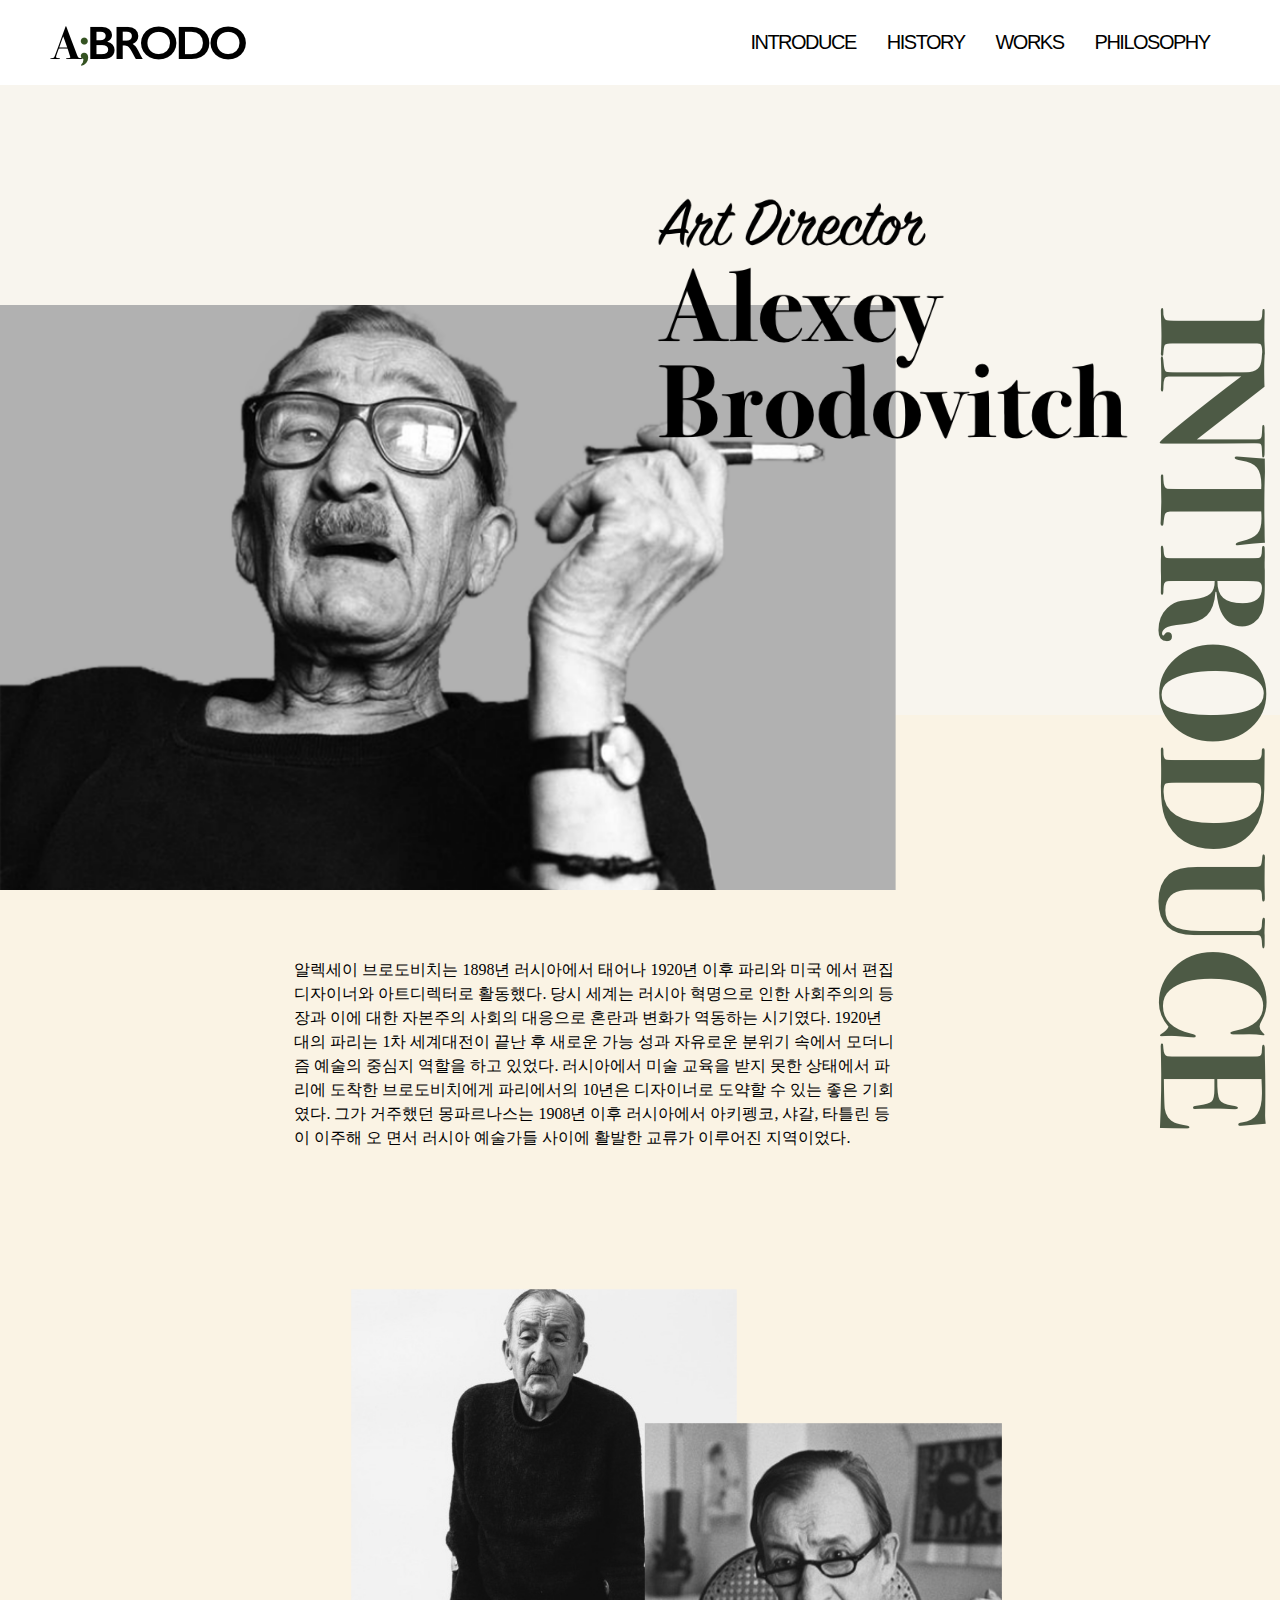
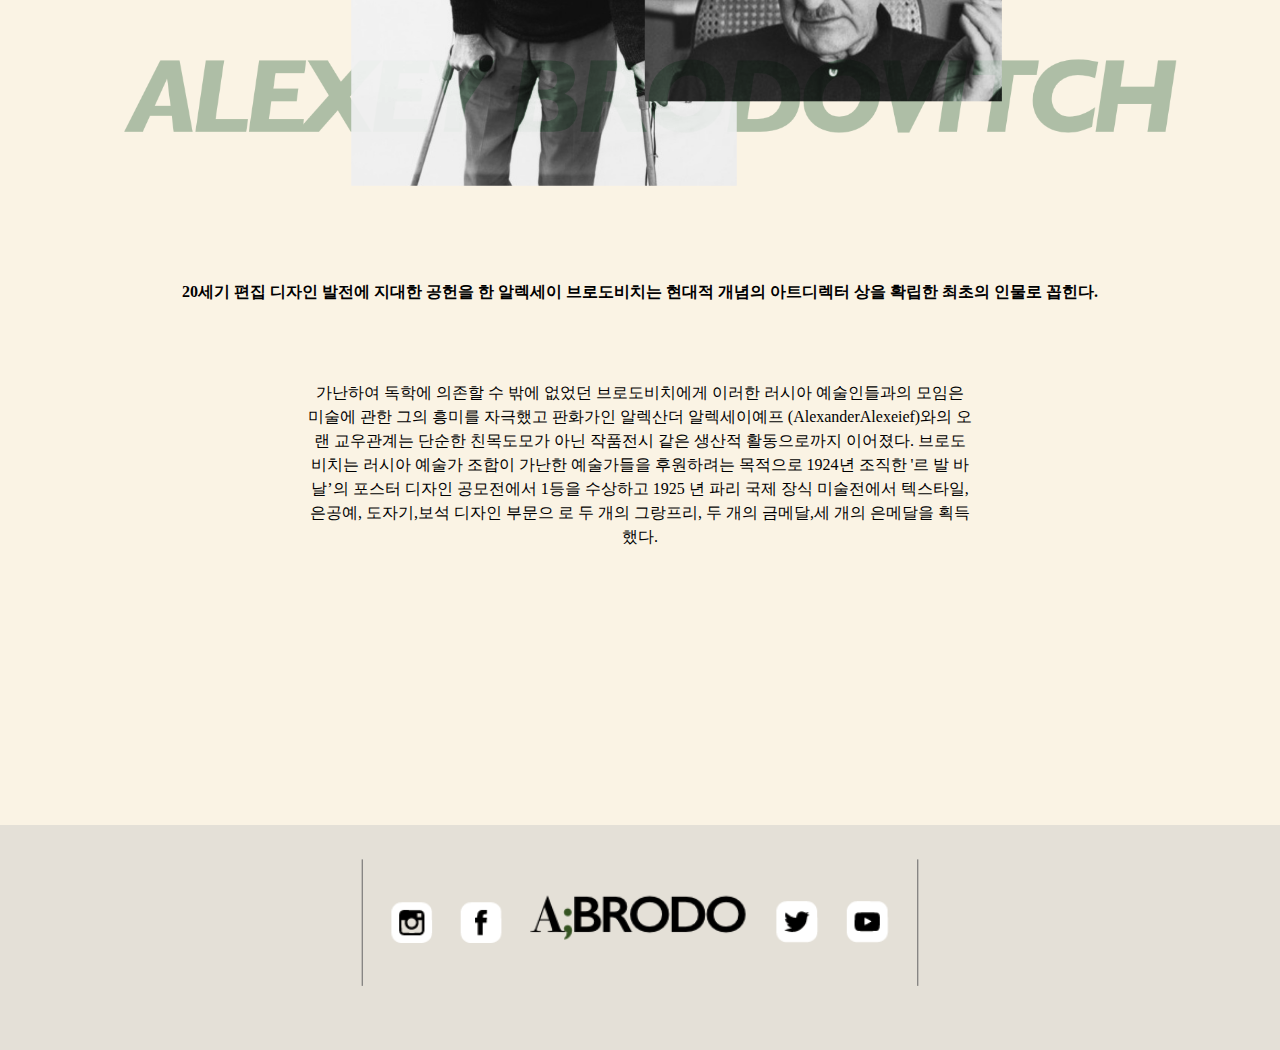
<file: wide1.html>
<!DOCTYPE html>
<html lang="ko">
<head>
    <meta charset="UTF-8">
    <meta name="viewport" content="width=device-width, initial-scale=1.0">
    <title>wide1</title>
    <link href="css/style1.css" rel="stylesheet">
</head>
<body>
    <div class="all">
        <div class="menu">
            <div class="mwrap">
                <div class="logo"><a href="index.html"><img src="img/logo.png"></a></div>
                <div class="menubar" id="open"><img src="img/menu.svg" alt=""></div>
                <div class="test"><a href=""><img src="img/test.png"></a></div>
                <div class="mbt"><a href="wide1.html">Introduce</a></div>
                <div class="mbt"><a href="wide2.html">History</a></div>
                <div class="mbt"><a href="wide3.html">Works</a></div>
                <div class="mbt"><a href="wide4.html">Philosophy</a></div>
            </div>
            <ul class="menulist" id="menubox">
                <li><a href="wide1.html">Introduce</a></li>
                <li><a href="wide2.html">History</a></li>
                <li><a href="wide3.html">Works</a></li>
                <li><a href="wide4.html">Philosophy</a></li>
                <div class="cbt" id="close">Menu Close</div>
            </ul>
            <div class="n">
                <div class="n1">
                    <div class="p1"><img src="img2/p1.png"></div>
                    <div class="p2"><img src="img2/p2.png"></div>
                    <div class="p3"><img src="img2/p3.png"></div>
                   
                   

                </div>

                <div class="n2">
                    <p class="t1">알렉세이 브로도비치는 1898년 러시아에서 태어나 1920년 이후 파리와 미국 에서 편집디자이너와 아트디렉터로 활동했다. 당시 세계는 러시아 혁명으로 인한 사회주의의 등장과 이에 대한 자본주의 사회의 대응으로 혼란과 변화가 역동하는 시기였다. 1920년대의 파리는 1차 세계대전이 끝난 후 새로운 가능 성과 자유로운 분위기 속에서 모더니즘 예술의 중심지 역할을 하고 있었다. 러시아에서 미술 교육을 받지 못한 상태에서 파리에 도착한 브로도비치에게 파리에서의 10년은 디자이너로 도약할 수 있는 좋은 기회였다. 그가 거주했던 몽파르나스는 1908년 이후 러시아에서 아키펭코, 샤갈, 타틀린 등이 이주해 오 면서 러시아 예술가들 사이에 활발한 교류가 이루어진 지역이었다. </p>
                    <div class="p4">
                        <div class="p4-1">
                            <img src="img2/p4-1.png">
                        </div>
                        <div class="p4-2">
                            <img src="img2/p4-2.png">
                        </div>
                        <div class="p4-3">
                            <img src="img2/p4-3.png">
                        </div>
                        <div class="mp4">
                            <img src="m_img2/p4.png">
                        </div>
                    </div>
                    <p class="t2">20세기 편집 디자인 발전에 지대한 공헌을 한 알렉세이 브로도비치는 현대적 개념의 아트디렉터 상을 확립한 최초의 인물로 꼽힌다.</p>
                    <p class="t3">가난하여 독학에 의존할 수 밖에 없었던 브로도비치에게 이러한 러시아 예술인들과의 모임은 미술에 관한 그의 흥미를 자극했고 판화가인 알렉산더 알렉세이예프 (AlexanderAlexeief)와의 오랜 교우관계는 단순한 친목도모가 아닌 작품전시 같은 생산적 활동으로까지 이어졌다. 브로도비치는 러시아 예술가 조합이 가난한 예술가들을 후원하려는 목적으로 1924년 조직한 '르 발 바날’의 포스터 디자인 공모전에서 1등을 수상하고 1925 년 파리 국제 장식 미술전에서 텍스타일,은공예, 도자기,보석 디자인 부문으 로 두 개의 그랑프리, 두 개의 금메달,세 개의 은메달을 획득했다. </p>
                </div>

                
                <div class="l3">
                    <div class="d">
                        <div class="line1"><img src="img3/line1.png"></div>
                        <div class="d-1">
                            <a href="https://www.instagram.com">
                            <img src="img2/d-1.png"></a>
                        </div>
                        <div class="d-2">
                            <a href="https://www.facebook.com">
                            <img src="img2/d-2.png"></a>
                        </div>
                        <div class="d-logo">
                            <a href="index.html">
                            <img src="img2/d-logo.png"></a>
                        </div>
                        <div class="d-3">
                            <a href="https://twitter.com/?lang=ko">
                            <img src="img2/d-3.png"></a>
                        </div>
                        <div class="d-4">
                            <a href="https://www.youtube.com">
                            <img src="img2/d-4.png"></a>
                        </div>
                        <div class="line1"><img src="img3/line1.png"></div>

                    </div>
                    
                    
                </div>
                

            </div>
        </div>
       
        

    </div>
</body>



<script>
    document.getElementById('open').addEventListener('click',function(){
        document.getElementById('menubox').style.display = 'block';
    });
    document.getElementById('close').addEventListener('click',function(){
        document.getElementById('menubox').style.display = 'none';
    });
    
</script>


</html>
</file>
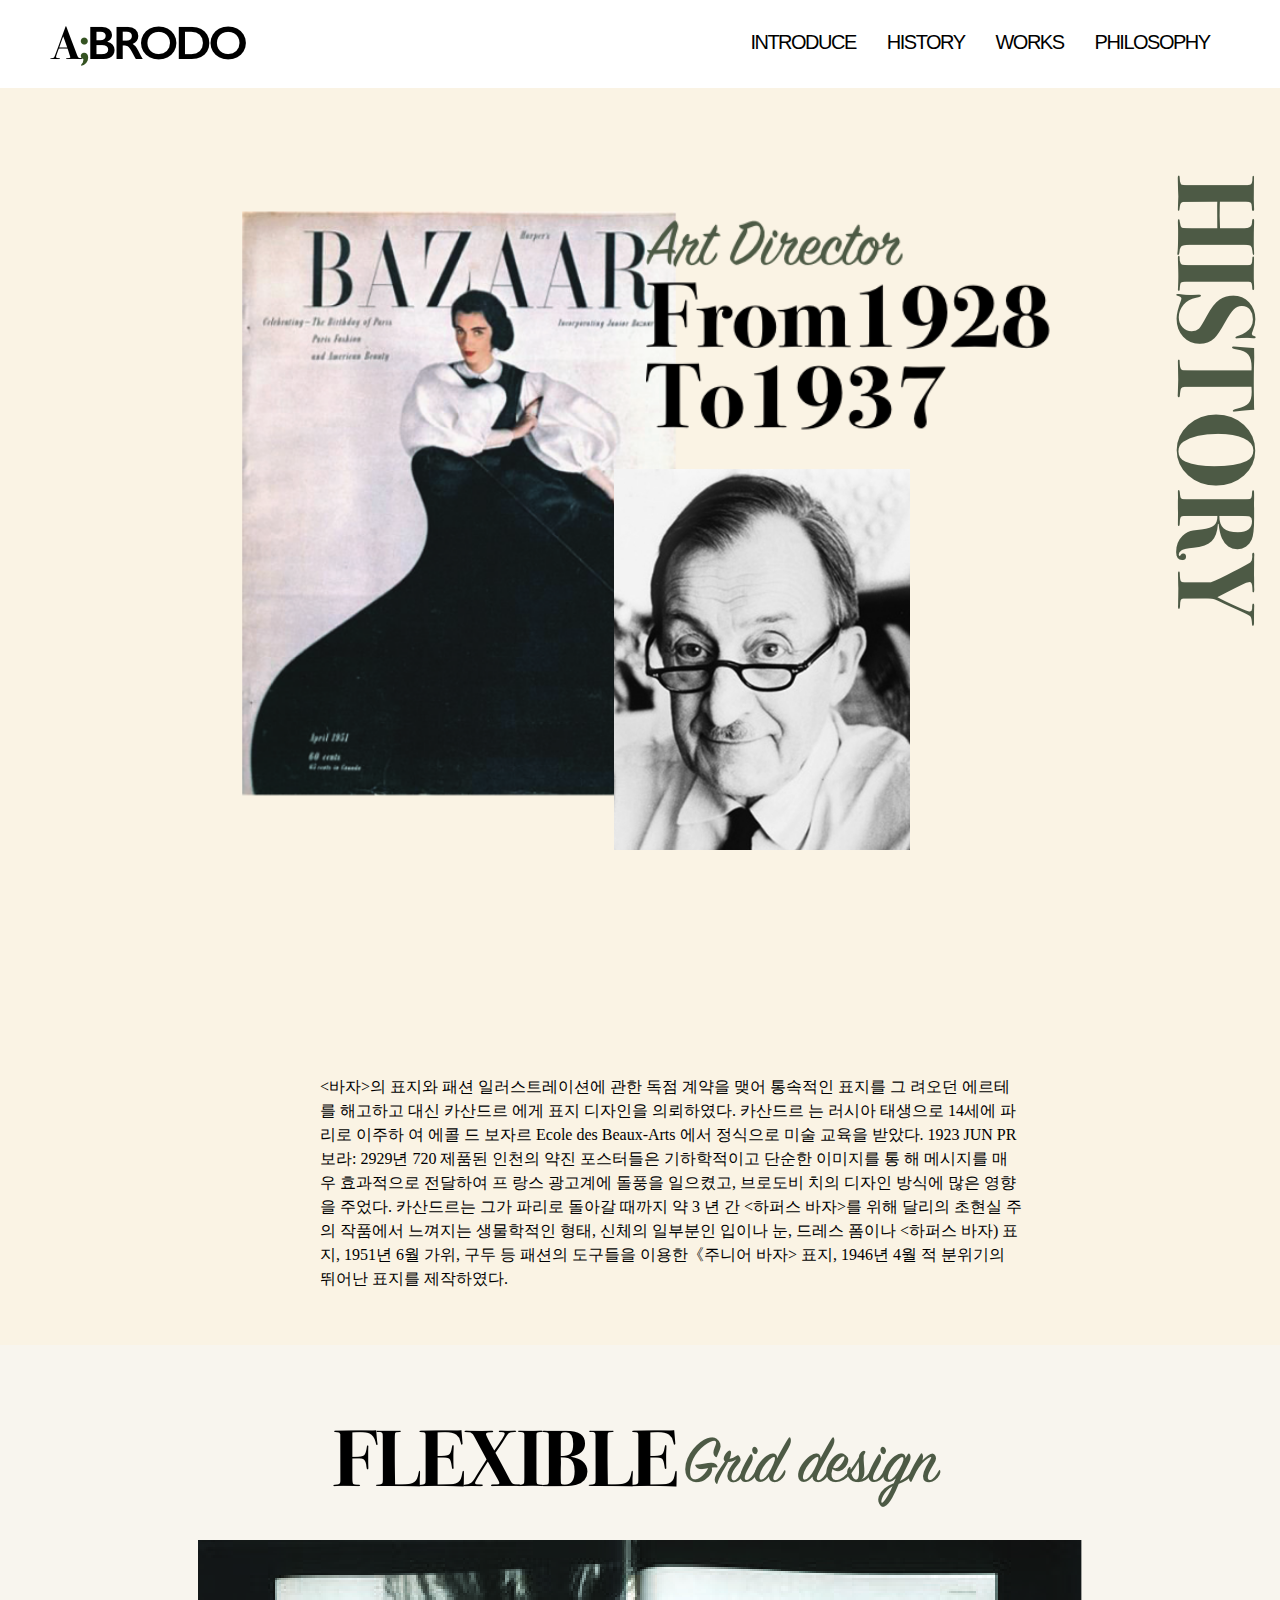
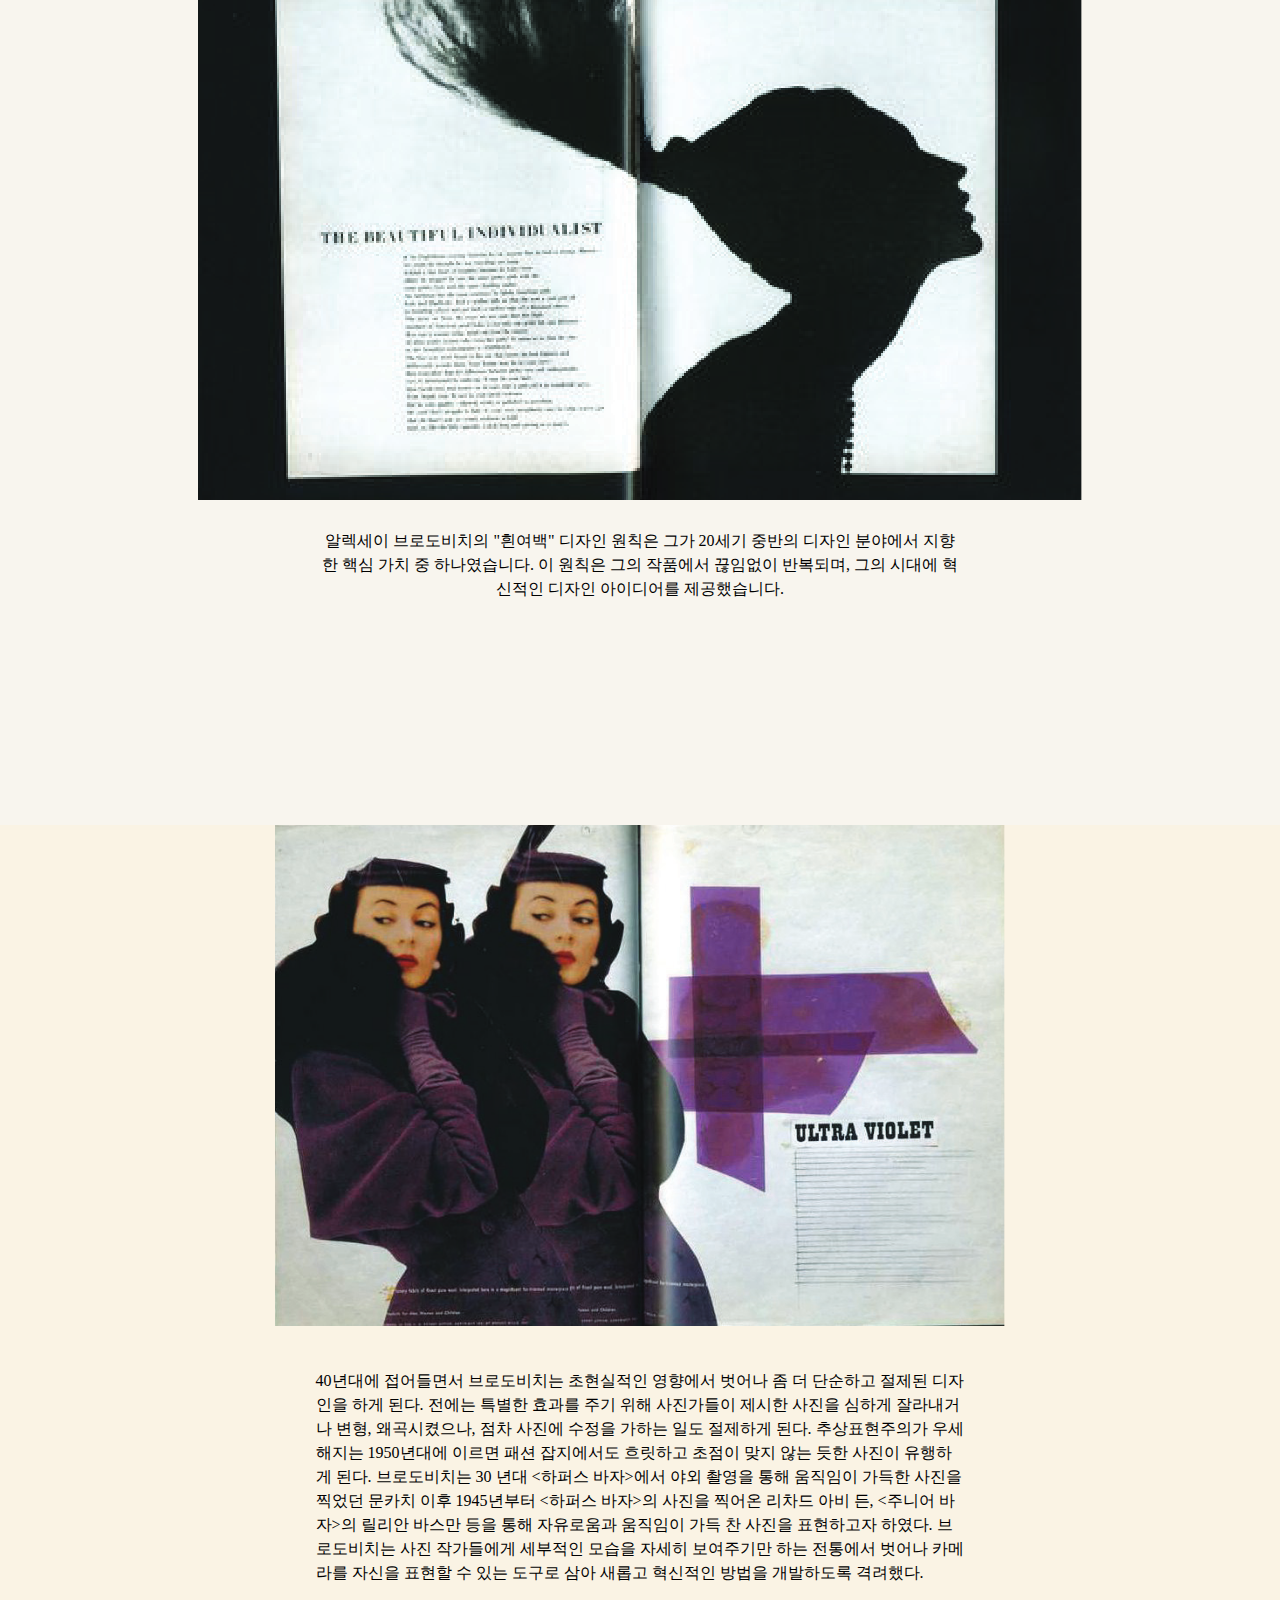
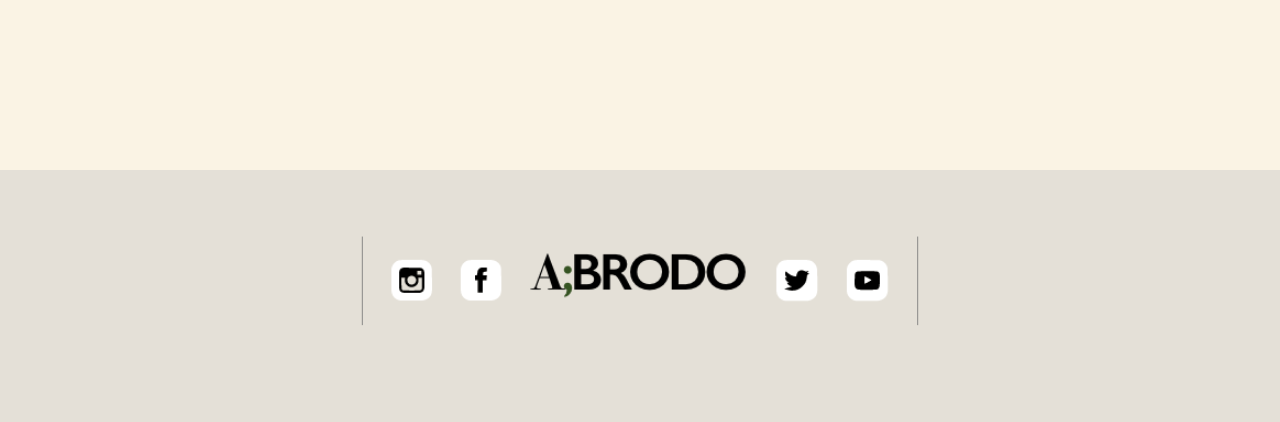
<file: wide2.html>
<!DOCTYPE html>
<html lang="ko">
<head>
    <meta charset="UTF-8">
    <meta name="viewport" content="width=device-width, initial-scale=1.0">
    <title>wide1</title>
    <link href="css/style2.css" rel="stylesheet">
</head>
<body>
    <div class="all">
        <div class="menu">
            <div class="mwrap">
                <div class="logo"><a href="index.html"><img src="img/logo.png"></a></div>
                <div class="menubar" id="open"><img src="img/menu.svg" alt=""></div>
                <div class="test"><a href=""><img src="img/test.png"></a></div>
                <div class="mbt"><a href="wide1.html">Introduce</a></div>
                <div class="mbt"><a href="wide2.html">History</a></div>
                <div class="mbt"><a href="wide3.html">Works</a></div>
                <div class="mbt"><a href="wide4.html">Philosophy</a></div>
            </div>
            <ul class="menulist" id="menubox">
                <li><a href="wide1.html">Introduce</a></li>
                <li><a href="wide2.html">History</a></li>
                <li><a href="wide3.html">Works</a></li>
                <li><a href="wide4.html">Philosophy</a></li>
                <div class="cbt" id="close">Menu Close</div>
            </ul>
            <div class="n">
                <div class="n1">
                    <div class="p1"><img src="img3/p1.png"></div>
                    <div class="p3"><img src="img3/p3.png"></div>
                    <div class="p2"><img src="img3/p2.png"></div>
                   
                    


                    
                    <div class="s"><img src="img3/s1.png"></div>
                    

                   
                   

                </div>
                <div class="n1-2">
                    <div class="mp1"><img src="img3/mp1.png"></div>
                    <div class="mp2"><img src="img3/mp2.png"></div>
                    
                </div>
                <div class="w1">    
                    <p class="t1"><바자>의 표지와 패션 일러스트레이션에 관한 독점 계약을 맺어 통속적인 표지를 그 려오던 에르테를 해고하고 대신 카산드르 에게 표지 디자인을 의뢰하였다. 카산드르 는 러시아 태생으로 14세에 파리로 이주하 여 에콜 드 보자르 Ecole des Beaux-Arts 에서 정식으로 미술 교육을 받았다. 1923 JUN PR 보라: 2929년 720 제품된 인천의 약진 포스터들은 기하학적이고 단순한 이미지를 통 해 메시지를 매우 효과적으로 전달하여 프 랑스 광고계에 돌풍을 일으켰고, 브로도비 치의 디자인 방식에 많은 영향을 주었다. 
                        카산드르는 그가 파리로 돌아갈 때까지 약 3 년 간 <하퍼스 바자>를 위해 달리의 초현실 주의 작품에서 느껴지는 생물학적인 형태, 신체의 일부분인 입이나 눈, 드레스 폼이나 <하퍼스 바자) 표지, 1951년 6월 가위, 구두 등 패션의 도구들을 이용한《주니어 바자> 표지, 1946년 4월 적 분위기의 뛰어난 표지를 제작하였다.   </p>
                </div>
                <div class="n2">
                    <div class="p4">
                        <div class="p4-1"><img src="img3/p4-1.png"></div>
                        <div class="p4-2"><img src="img3/p4-2.png"></div>
                        
                    </div>  
                    <div class="mp3"><img src="img3/mp3.png"></div>
                    <div class="p5"><img src="img3/p5.png"></div>
                    <p class="t2">알렉세이 브로도비치의 "흰여백" 디자인 원칙은 그가 20세기 중반의 디자인 분야에서 지향한 핵심 가치 중 하나였습니다. 이 원칙은 그의 작품에서 끊임없이 반복되며, 그의 시대에 혁신적인 디자인 아이디어를 제공했습니다.  </p>
                   

                    
                    
                </div>
                <div class="n3">
                    <div class="p6"><img src="img3/p6.png"></div>
                    <div class="mp4"><img src="img3/mp4.png"></div>
                    <p class="t3"> 40년대에 접어들면서 브로도비치는 초현실적인 영향에서 벗어나 좀 더 단순하고 절제된 디자인을 하게 된다. 전에는 특별한 효과를 주기 위해 사진가들이 제시한 사진을 심하게 잘라내거나 변형, 왜곡시켰으나, 점차 사진에 수정을 가하는 일도 절제하게 된다.
                        추상표현주의가 우세해지는 1950년대에 이르면 패션 잡지에서도 흐릿하고 초점이 맞지 않는 듯한 사진이 유행하게 된다. 브로도비치는 30 년대 <하퍼스 바자>에서 야외 촬영을 통해 움직임이 가득한 사진을 찍었던 문카치 이후 1945년부터 <하퍼스 바자>의 사진을 찍어온 리차드 아비 든, <주니어 바자>의 릴리안 바스만 등을 통해 자유로움과 움직임이 가득 찬 사진을 표현하고자 하였다. 브로도비치는 사진 작가들에게 세부적인 모습을 자세히 보여주기만 하는 전통에서 벗어나 카메라를 자신을 표현할 수 있는 도구로 삼아 새롭고 혁신적인 방법을 개발하도록 격려했다.  </p>
                    
                </div>

                
                <div class="l3">
                    <div class="d">
                        <div class="line1"><img src="img3/line1.png"></div>
                        <div class="d-1">
                            <a href="https://www.instagram.com">
                            <img src="img2/d-1.png"></a>
                        </div>
                        <div class="d-2">
                            <a href="https://www.facebook.com">
                            <img src="img2/d-2.png"></a>
                        </div>
                        <div class="d-logo">
                            <a href="index.html">
                            <img src="img2/d-logo.png"></a>
                        </div>
                        <div class="d-3">
                            <a href="https://twitter.com/?lang=ko">
                            <img src="img2/d-3.png"></a>
                        </div>
                        <div class="d-4">
                            <a href="https://www.youtube.com">
                            <img src="img2/d-4.png"></a>
                        </div>
                        <div class="line1"><img src="img3/line1.png"></div>

                    </div>
                    
                    
                    
                </div>
                

            </div>
        </div>
       
        

    </div>
</body>



<script>
    document.getElementById('open').addEventListener('click',function(){
        document.getElementById('menubox').style.display = 'block';
    });
    document.getElementById('close').addEventListener('click',function(){
        document.getElementById('menubox').style.display = 'none';
    });
    
</script>


</html>
</file>
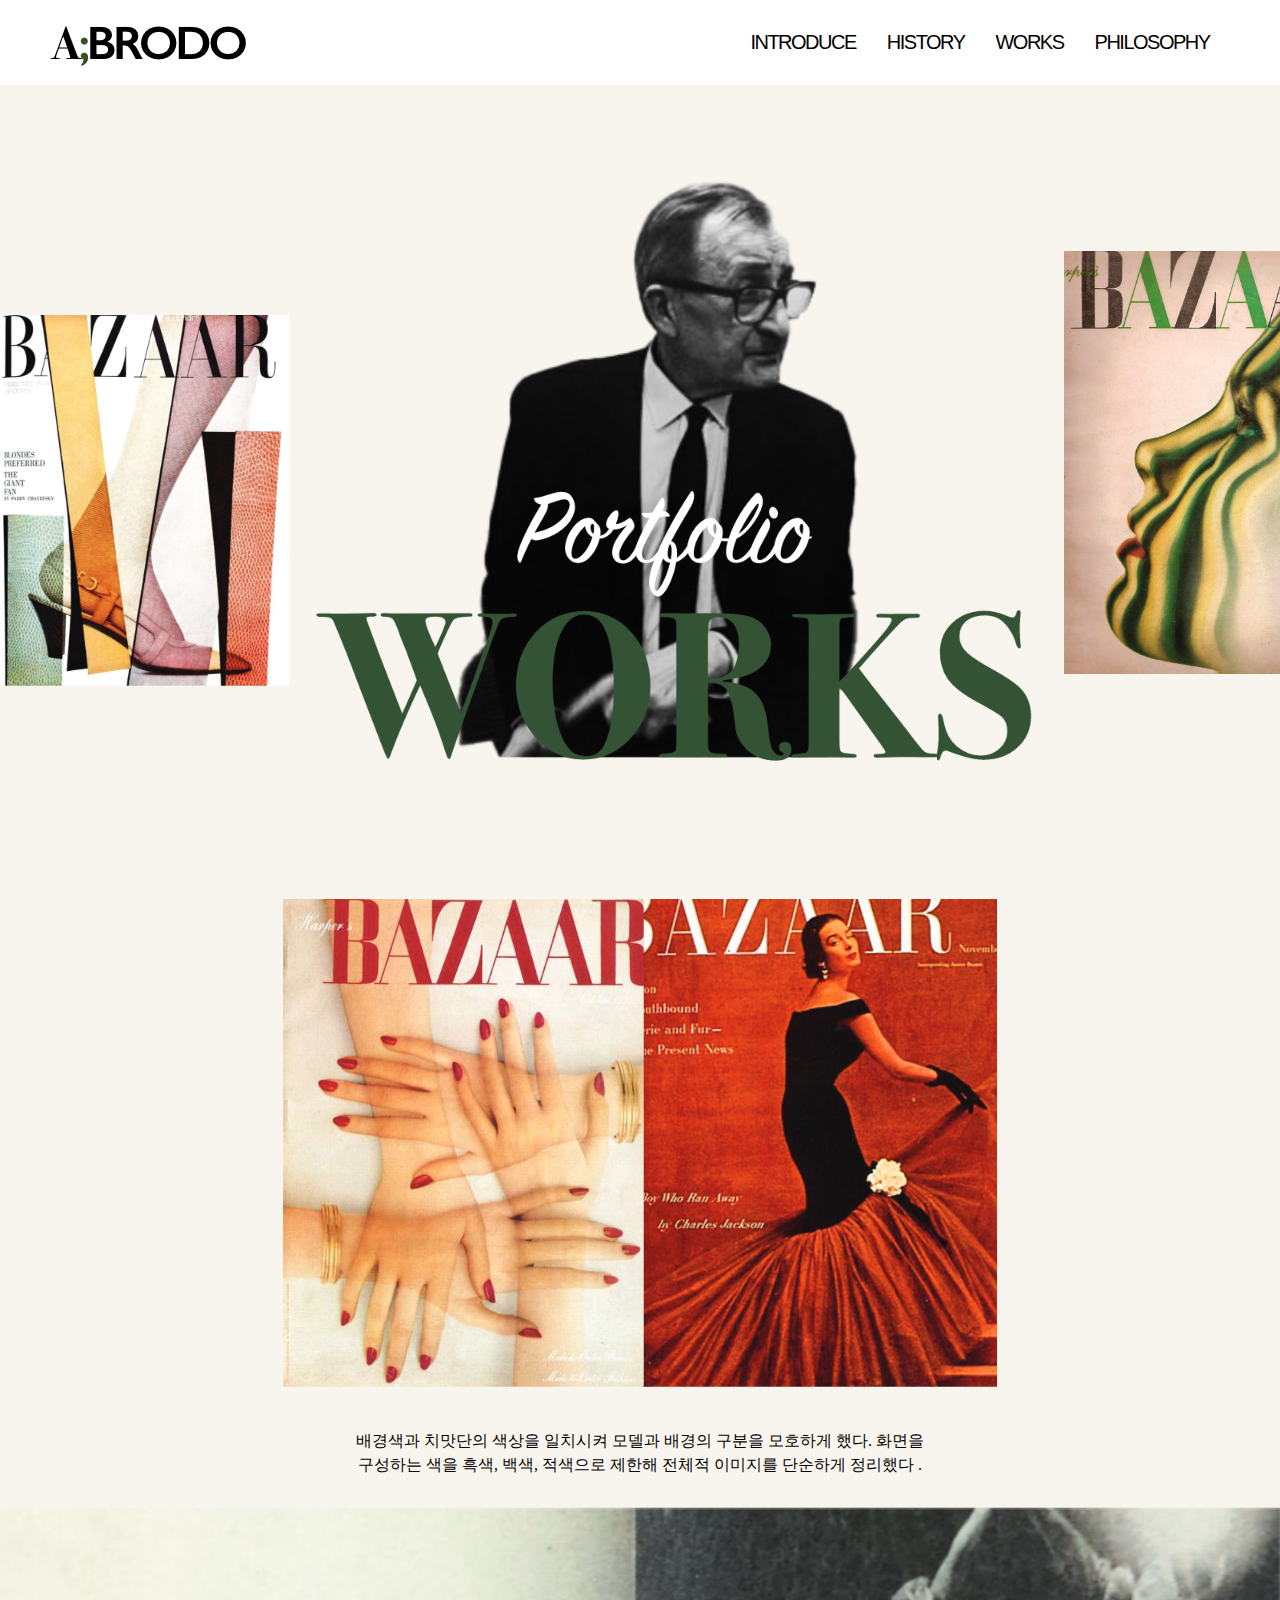
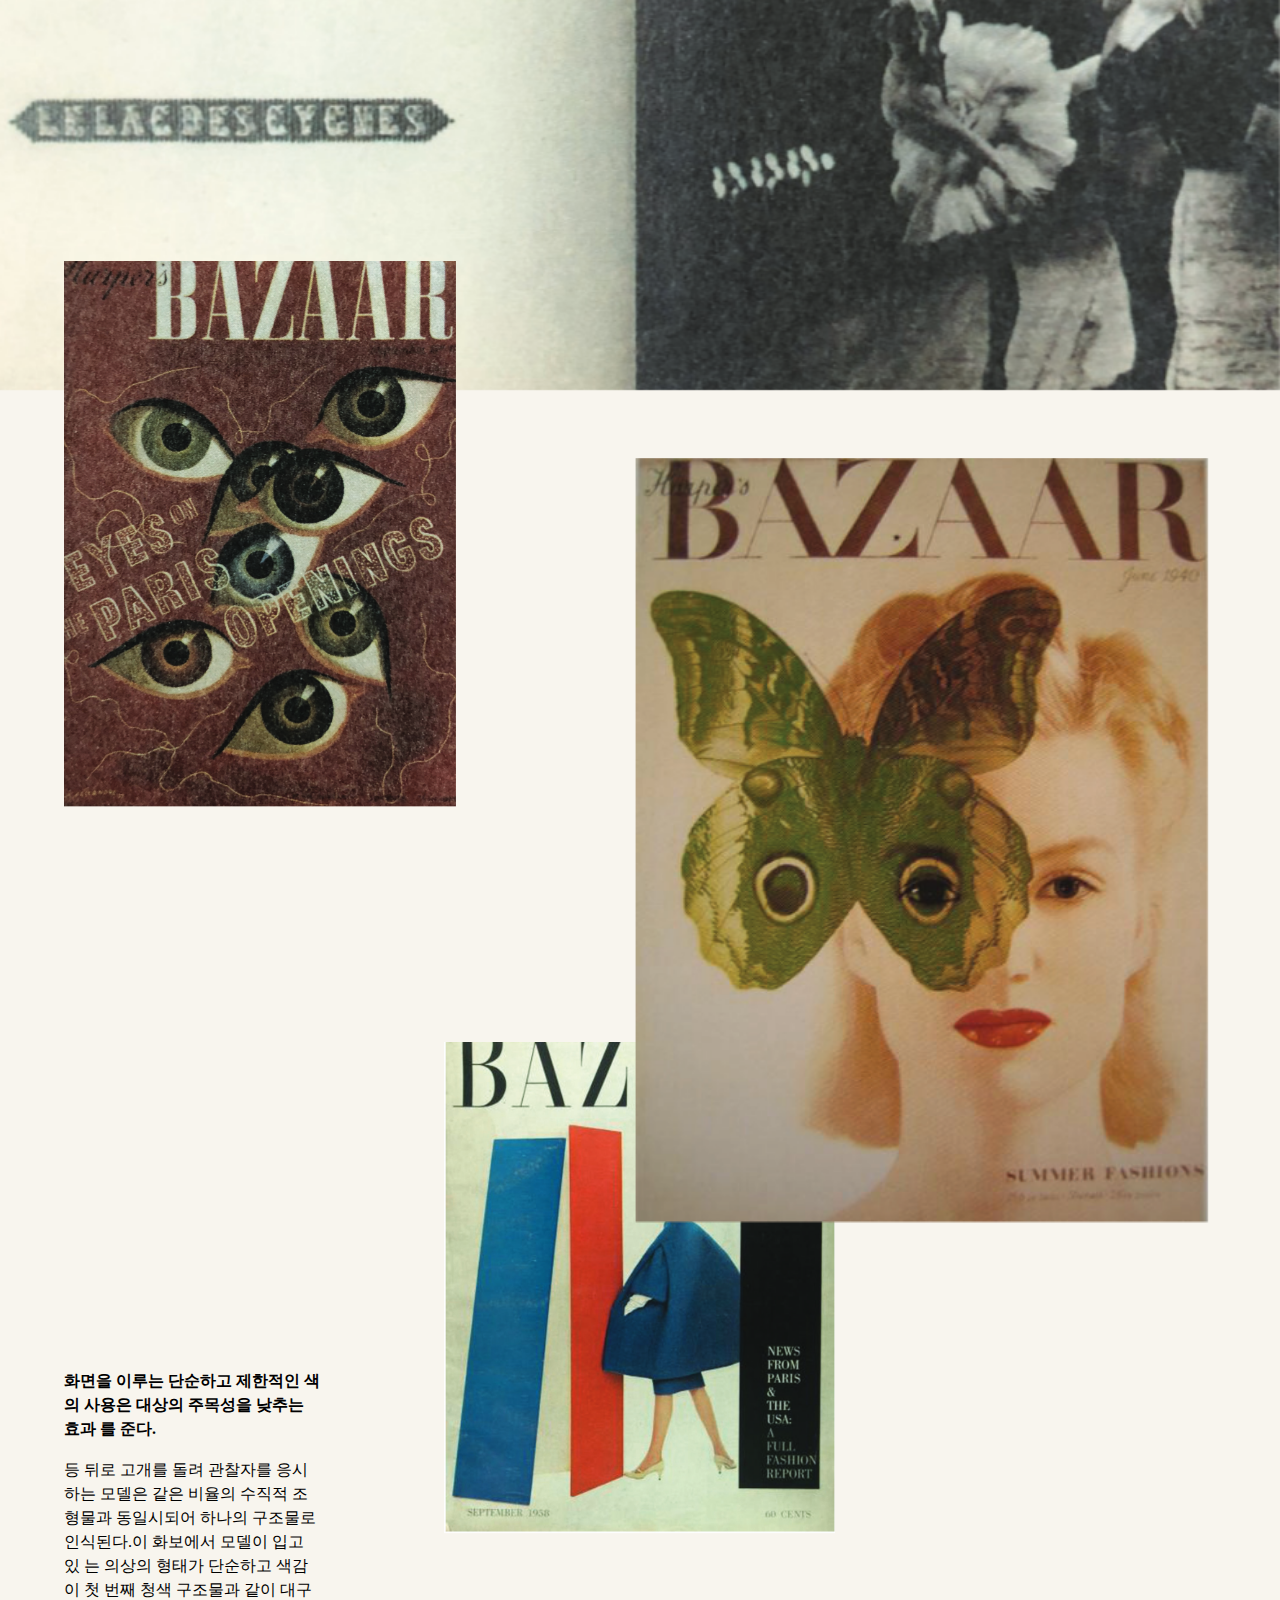
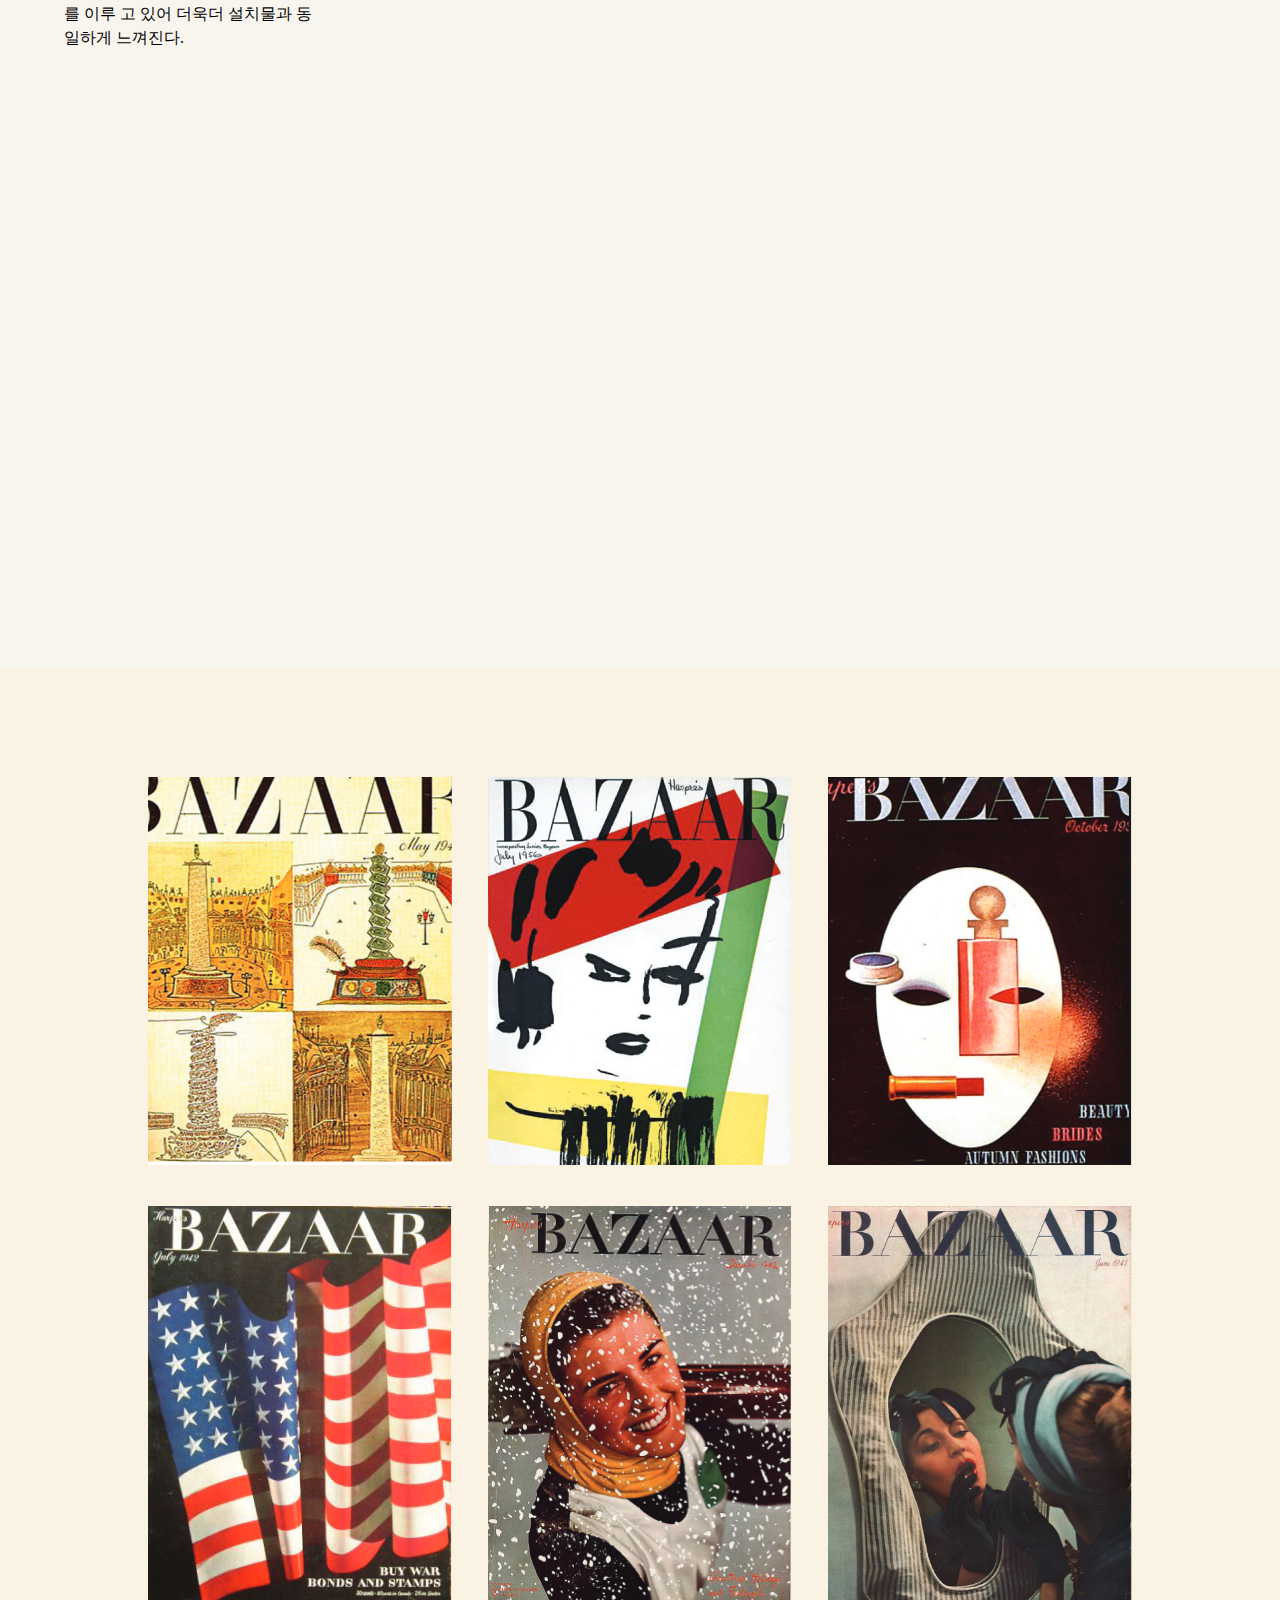
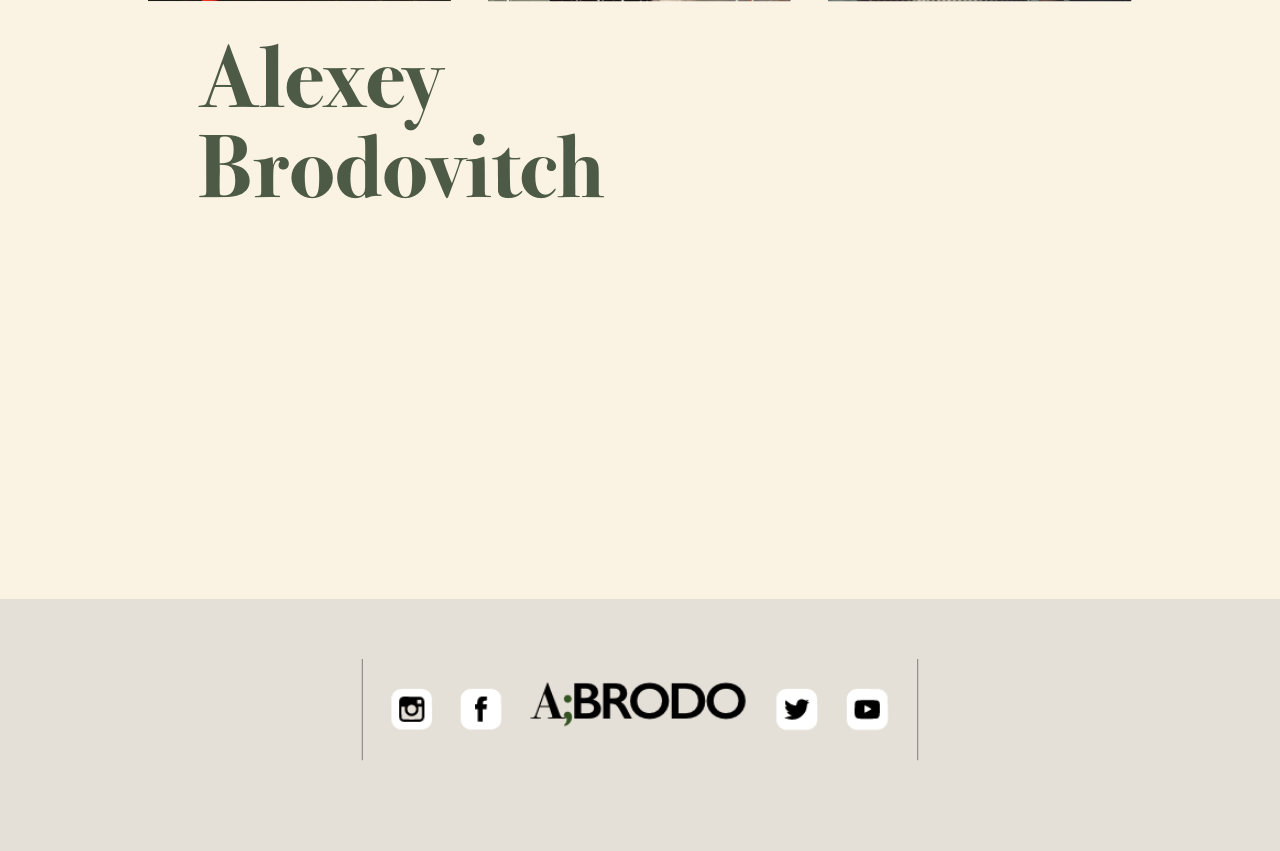
<file: wide3.html>
<!DOCTYPE html>
<html lang="ko">
<head>
    <meta charset="UTF-8">
    <meta name="viewport" content="width=device-width, initial-scale=1.0">
    <title>wide1</title>
    <link href="css/style3.css" rel="stylesheet">
</head>
<body>
    <div class="all">
        <div class="menu">
            <div class="mwrap">
                <div class="logo"><a href="index.html"><img src="img/logo.png"></a></div>
                <div class="menubar" id="open"><img src="img/menu.svg" alt=""></div>
                <div class="test"><a href=""><img src="img/test.png"></a></div>
                <div class="mbt"><a href="wide1.html">Introduce</a></div>
                <div class="mbt"><a href="wide2.html">History</a></div>
                <div class="mbt"><a href="wide3.html">Works</a></div>
                <div class="mbt"><a href="wide4.html">Philosophy</a></div>
            </div>    
            <ul class="menulist" id="menubox">
                <li><a href="wide1.html">Introduce</a></li>
                <li><a href="wide2.html">History</a></li>
                <li><a href="wide3.html">Works</a></li>
                <li><a href="wide4.html">Philosophy</a></li>
                <div class="cbt" id="close">Menu Close</div>
            </ul>
            <div class="n">
                <div class="n1">
                    <div class="pp">
                        <div class="p1"><img src="img4/p1.png"></div>
                        <div class="p2"><img src="img4/p2.png"></div>
                        <div class="p3"><img src="img4/p3.png"></div>
                    </div>
                    <div class="mpp">
                        <div class="mp1"><img src="img4/mp1.png"></div>
                        
                    </div>

                </div>
                <div class="n1-2">
                    
                </div>

                <div class="n2">
                    <div class="ab">
                        <div class="p4"><img src="img4/p4.png"></div>
                        <div class="mp2"><img src="img4/mp2.png"></div>
                        
                        <p class="t1">배경색과 치맛단의 색상을 일치시켜 모델과 배경의 구분을 모호하게 했다. 화면을 구성하는 색을 흑색, 백색, 적색으로 제한해 전체적 이미지를 단순하게 정리했다 .</p>
                    </div>    
                    <div class="n2-2">
                        <div class="pt">
                            <div class="p5"><img src="img4/p5.png"></div>
                            <div class="p7"><img src="img4/p7.png"></div>
                        </div>
                        <div class="p6"><img src="img4/p6.png"></div>
                    </div>
                    <p class="t2">화면을 이루는 단순하고 제한적인 색의 사용은 대상의 주목성을 낮추는 효과 를 준다.</p>
                    <p class="t3">등 뒤로 고개를 돌려 관찰자를 응시하는 모델은 같은 비율의 수직적 조형물과 동일시되어 하나의 구조물로 인식된다.이 화보에서 모델이 입고 있 는 의상의 형태가 단순하고 색감이 첫 번째 청색 구조물과 같이 대구를 이루 고 있어 더욱더 설치물과 동일하게 느껴진다.</p>
                    
                </div>
                <div class="n3">
                    <div class="n3-1">
                        <div class="pt2">
                            <div class="p8"><img src="img4/p8.png"></div>
                            <div class="p9"><img src="img4/p9.png"></div>
                            <div class="p10"><img src="img4/p10.png"></div>
                        </div>
                        <div class="pt3">
                            <div class="p11"><img src="img4/p11.png"></div>
                            <div class="p12"><img src="img4/p12.png"></div>
                            <div class="p13"><img src="img4/p13.png"></div>
                        </div>
                        <div class="pt5">
                            <div class="p17"><img src="img4/p17.png"></div>
                            <div class="p18"><img src="img4/p18.png"></div>
                        
                        </div>
                        <div class="pt4">
                            <div class="p15"><img src="img4/p15.png"></div>
                            <div class="p16"><img src="img4/p16.png"></div>
                        
                        </div>
                        
                        <div class="p14"><img src="img4/p14.png"></div>
                    </div>
               
                    
                    
                    
                </div>

                
                <div class="l3">
                    <div class="d">
                        <div class="line1"><img src="img3/line1.png"></div>
                        <div class="d-1">
                            <a href="https://www.instagram.com">
                            <img src="img2/d-1.png"></a>
                        </div>
                        <div class="d-2">
                            <a href="https://www.facebook.com">
                            <img src="img2/d-2.png"></a>
                        </div>
                        <div class="d-logo">
                            <a href="index.html">
                            <img src="img2/d-logo.png"></a>
                        </div>
                        <div class="d-3">
                            <a href="https://twitter.com/?lang=ko">
                            <img src="img2/d-3.png"></a>
                        </div>
                        <div class="d-4">
                            <a href="https://www.youtube.com">
                            <img src="img2/d-4.png"></a>
                        </div>
                        <div class="line1"><img src="img3/line1.png"></div>

                    </div>
                    
                    
                    
                </div>
                

            </div>
        </div>
       
        

    </div>
</body>



<script>
    document.getElementById('open').addEventListener('click',function(){
        document.getElementById('menubox').style.display = 'block';
    });
    document.getElementById('close').addEventListener('click',function(){
        document.getElementById('menubox').style.display = 'none';
    });
    
</script>


</html>
</file>
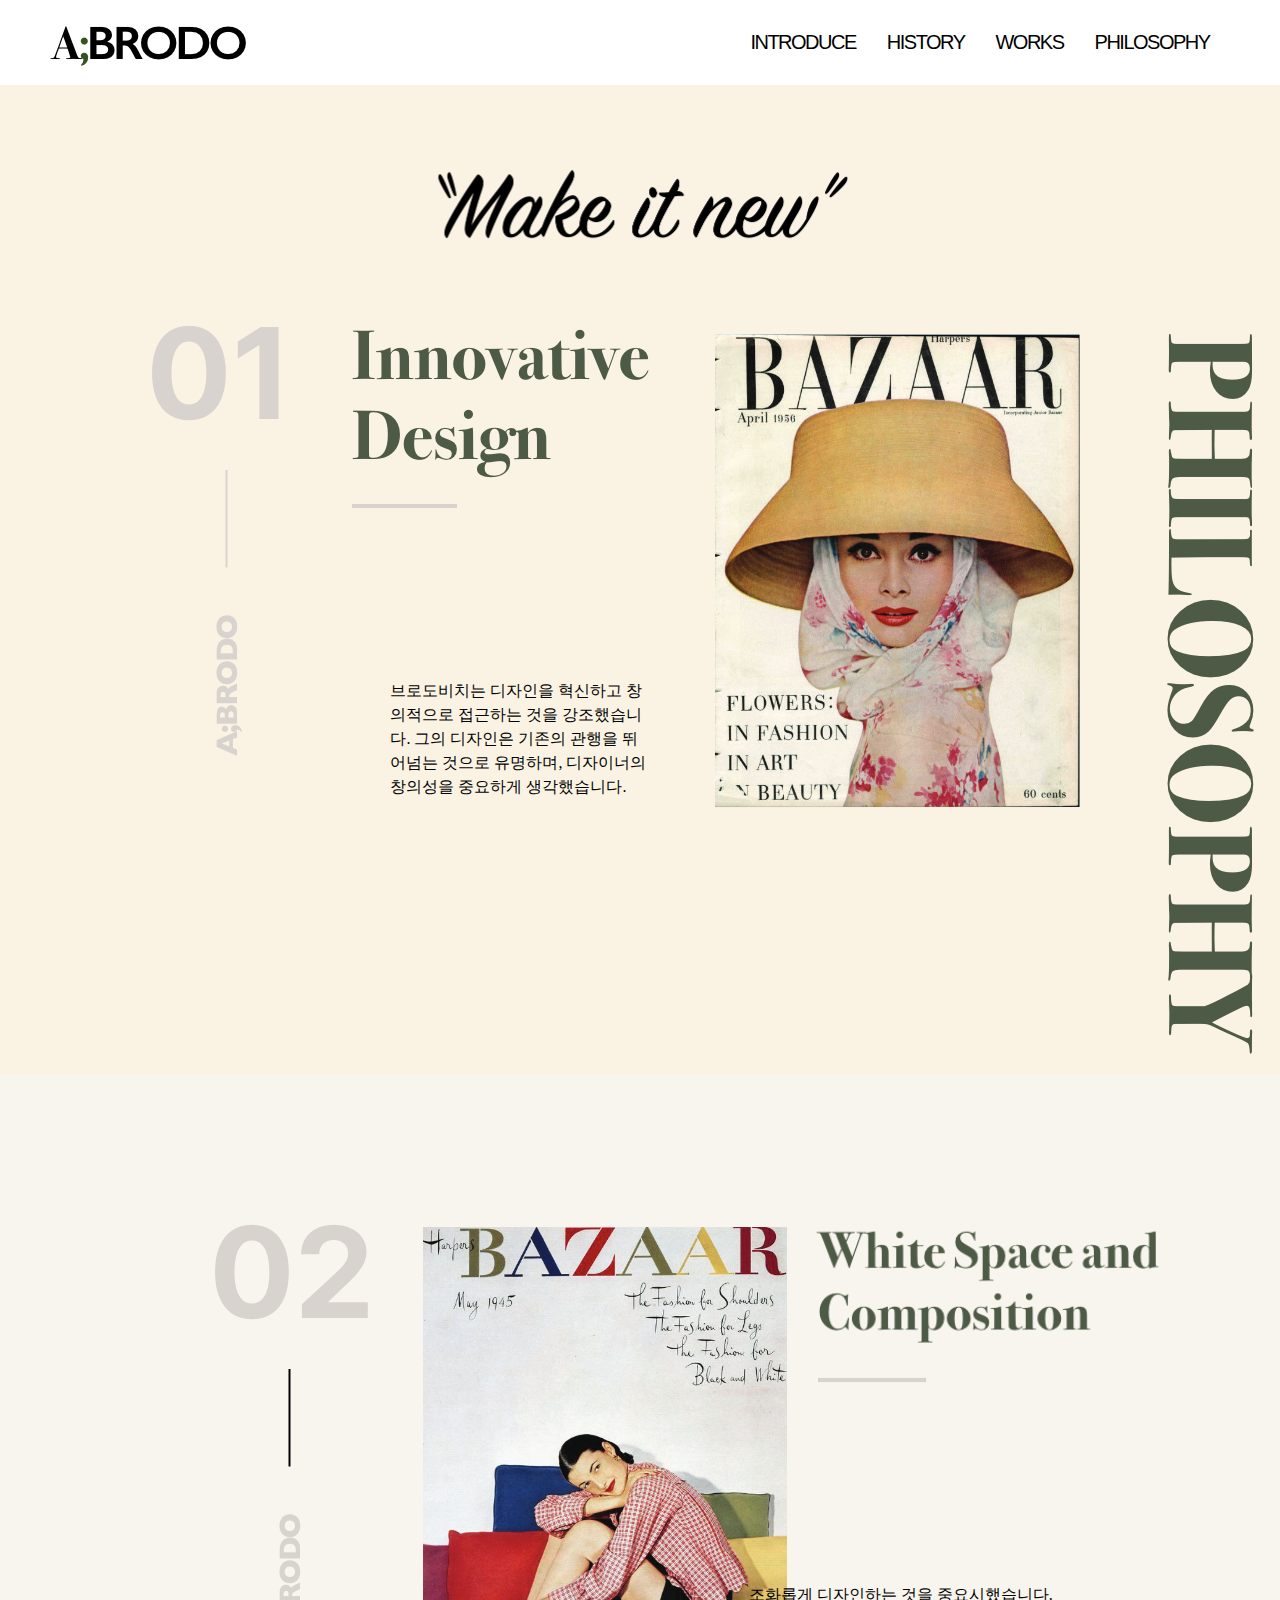
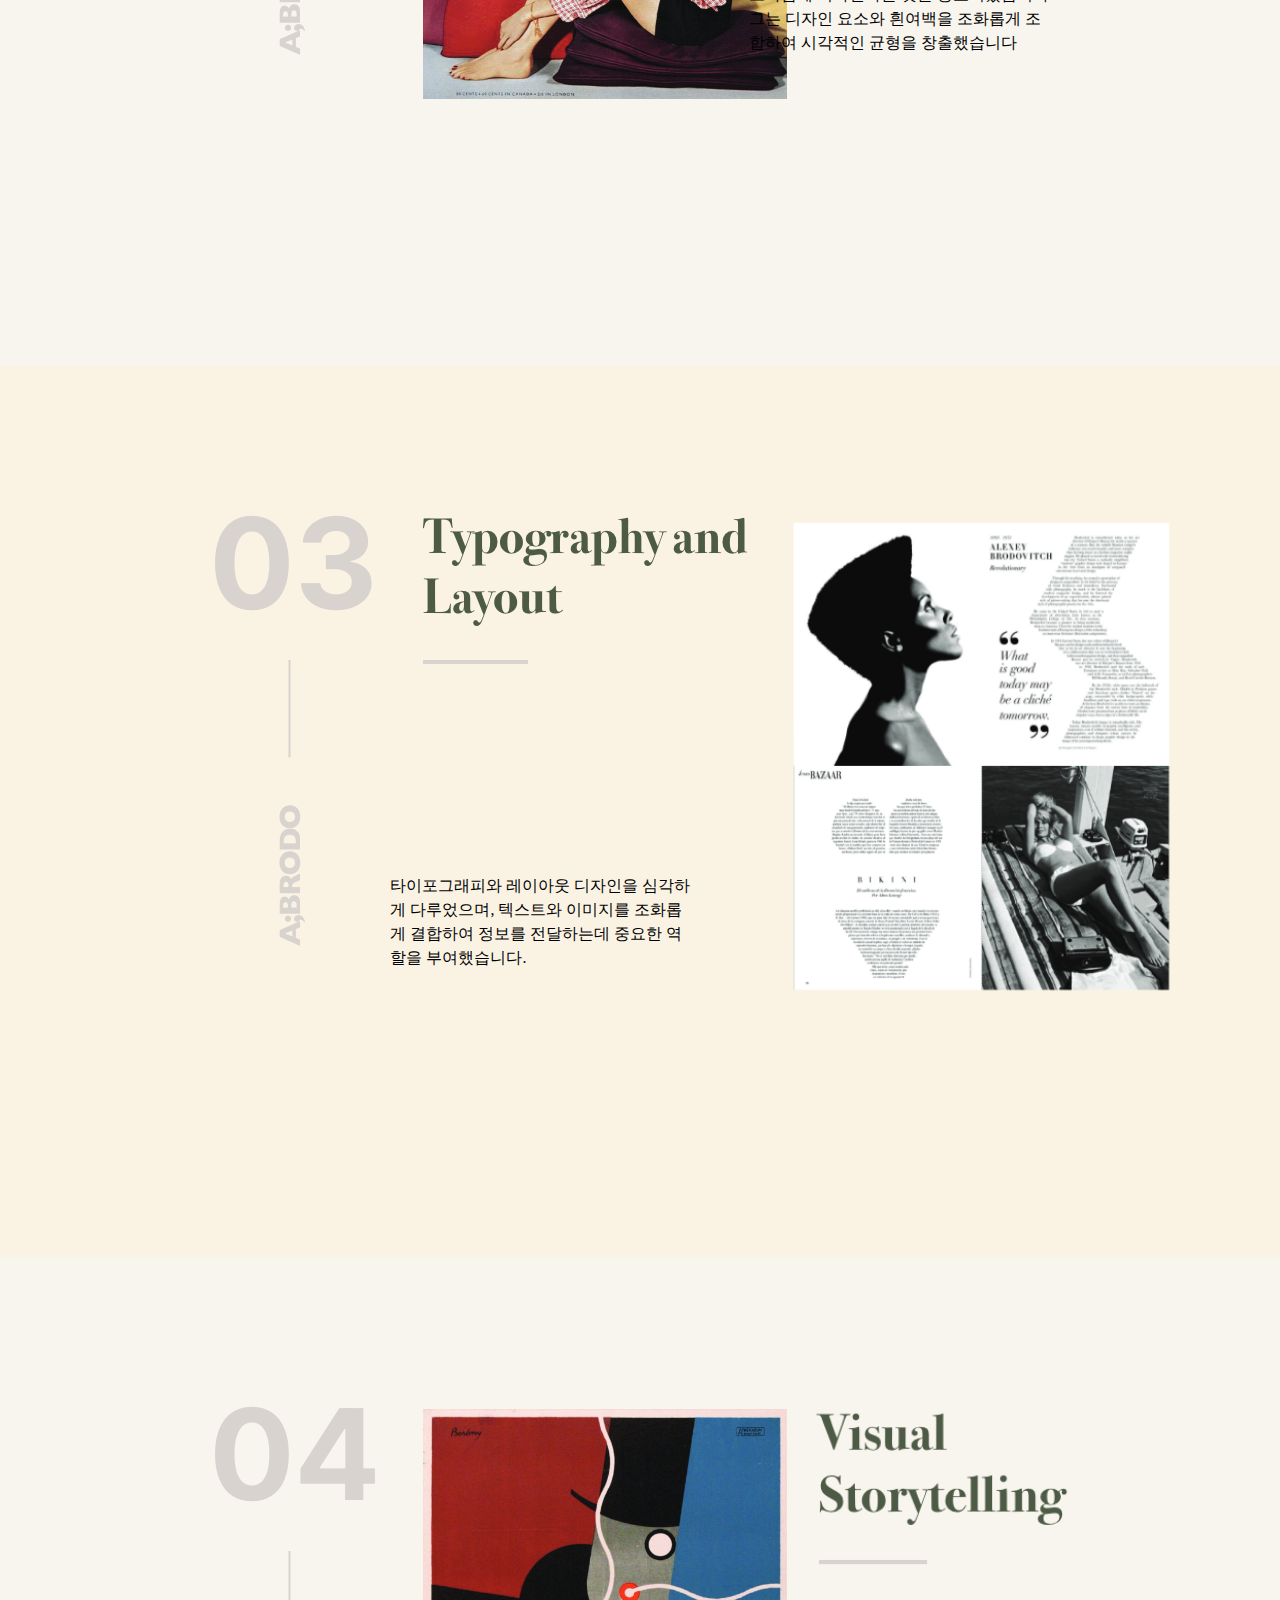
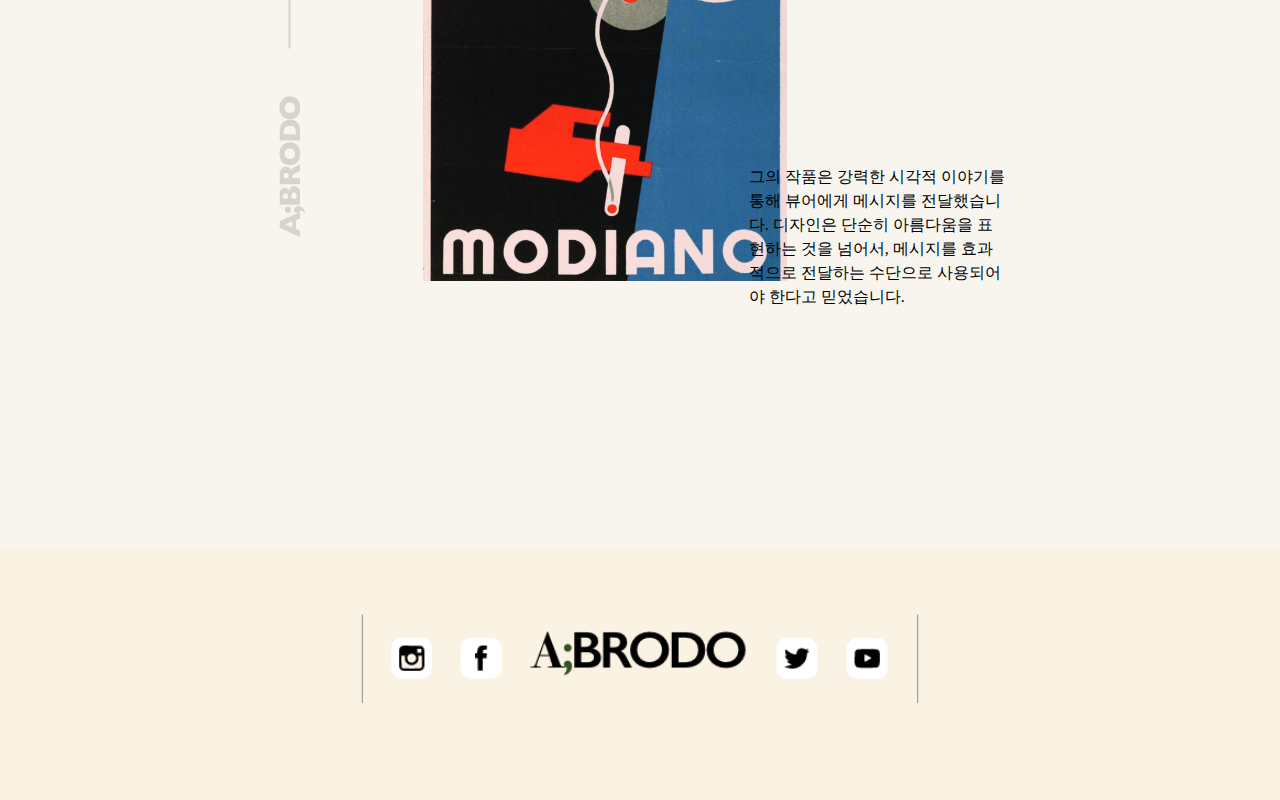
<file: wide4.html>
<!DOCTYPE html>
<html lang="ko">
<head>
    <meta charset="UTF-8">
    <meta name="viewport" content="width=device-width, initial-scale=1.0">
    <title>wide1</title>
    <link href="css/style4.css" rel="stylesheet">
</head>
<body>
    <div class="all">
        <div class="menu">
            <div class="mwrap">
                <div class="logo"><a href="index.html"><img src="img/logo.png"></a></div>
                <div class="menubar" id="open"><img src="img/menu.svg" alt=""></div>
                <div class="test"><a href=""><img src="img/test.png"></a></div>
                <div class="mbt"><a href="wide1.html">Introduce</a></div>
                <div class="mbt"><a href="wide2.html">History</a></div>
                <div class="mbt"><a href="wide3.html">Works</a></div>
                <div class="mbt"><a href="wide4.html">Philosophy</a></div>
            </div>
            <ul class="menulist" id="menubox">
                <li><a href="wide1.html">Introduce</a></li>
                <li><a href="wide2.html">History</a></li>
                <li><a href="wide3.html">Works</a></li>
                <li><a href="wide4.html">Philosophy</a></li>
                <div class="cbt" id="close">Menu Close</div>
            </ul>
            <div class="n">
                <div class="n1">
                    <div class="p1"><img src="img5/p1.png"></div>
                    <div class="g0">
                        <div class="g">
                            <div class="p2"><img src="img5/p2.png"></div>
                            <div class="p3"><img src="img5/p3.png"></div>
                            <div class="p4"><img src="img5/p4.png"></div>
                        </div>
                        <div class="p5"><img src="img5/p5.png"></div>
                        <div class="p15"><img src="img5/p15.png"></div>
                
                    </div>
                    <p class="t1">브로도비치는 디자인을 혁신하고 창의적으로 접근하는 것을 강조했습니다. 그의 디자인은 기존의 관행을 뛰어넘는 것으로 유명하며, 디자이너의 창의성을 중요하게 생각했습니다.</p>

                </div>

                <div class="n2">
                    <div class="k">
                        
                        <div class="g2">
                            <div class="p6"><img src="img5/p6.png"></div>
                            <div class="p7"><img src="img5/p7.png"></div>
                            <div class="p8"><img src="img5/p8.png"></div>
                        </div>
                        <div class="p16"><img src="img5/p16.png"></div>
                        <p class="t2">조화롭게 디자인하는 것을 중요시했습니다. 그는 디자인 요소와 흰여백을 조화롭게 조합하여 시각적인 균형을 창출했습니다</p>
                        
                
                    </div>
                    
                </div>
                <div class="n3">
                    
                    <div class="k">
                        
                        <div class="g2">
                            <div class="p9"><img src="img5/p9.png"></div>
                            <div class="p10"><img src="img5/p10.png"></div>
                            <div class="p11"><img src="img5/p11.png"></div>
                            
                        </div>
                        <div class="p17"><img src="img5/p17.png"></div>
                        <p class="t3">타이포그래피와 레이아웃 디자인을 심각하게 다루었으며, 텍스트와 이미지를 조화롭게 결합하여 정보를 전달하는데 중요한 역할을 부여했습니다.</p>
                        
                
                    </div>
                </div>
                <div class="n4">
                    
                    <div class="g2">
                        <div class="p12"><img src="img5/p12.png"></div>
                        <div class="p13"><img src="img5/p13.png"></div>
                        <div class="p14"><img src="img5/p14.png"></div>
                    </div>
                    <div class="p18"><img src="img5/p18.png"></div>
                    <p class="t4">그의 작품은 강력한 시각적 이야기를 통해 뷰어에게 메시지를 전달했습니다. 디자인은 단순히 아름다움을 표현하는 것을 넘어서, 메시지를 효과적으로 전달하는 수단으로 사용되어야 한다고 믿었습니다.</p>
                    
                </div>

                
                <div class="l3">
                    <div class="d">
                        <div class="line1"><img src="img3/line1.png"></div>
                        <div class="d-1">
                            <a href="https://www.instagram.com">
                            <img src="img2/d-1.png"></a>
                        </div>
                        <div class="d-2">
                            <a href="https://www.facebook.com">
                            <img src="img2/d-2.png"></a>
                        </div>
                        <div class="d-logo">
                            <a href="index.html">
                            <img src="img2/d-logo.png"></a>
                        </div>
                        <div class="d-3">
                            <a href="https://twitter.com/?lang=ko">
                            <img src="img2/d-3.png"></a>
                        </div>
                        <div class="d-4">
                            <a href="https://www.youtube.com">
                            <img src="img2/d-4.png"></a>
                        </div>
                        <div class="line1"><img src="img3/line1.png"></div>

                    </div>
                    
                    
                    
                </div>
                

            </div>
        </div>
       
        

    </div>
</body>



<script>
    document.getElementById('open').addEventListener('click',function(){
        document.getElementById('menubox').style.display = 'block';
    });
    document.getElementById('close').addEventListener('click',function(){
        document.getElementById('menubox').style.display = 'none';
    });
    
</script>


</html>
</file>
<file: css/style1.css>
* {
    margin: 0;
    padding: 0;
    text-decoration: none;
    list-style-type: none;
}
a{ color: black;}
a:hover {
    color: rgb(134, 134, 134); /* 마우스 호버 시 링크 색상을 변경하는 부분 */
}

.menu {
    top: 0;
    width: 100vw;
    height: 88px;
    background-color: white;
    z-index: 4;
}

.mwrap {
    width: 89%;
    display: flex;
    justify-content: space-between;
    align-items: center;
    margin: 0 auto;
    padding-top: 0px;
}

.mbt a {
    font-family: 'Pretendard Variable', sans-serif;
    font-weight: 300;
    font-size: 20px;
    color: black;
    letter-spacing: -1.5px;
    text-transform: uppercase;
    display: block;
    text-align: center;
    transition: all 0.5s;
    
}

.mbt a:hover {
    color: #dcdcdc;
}

.logo {
    scale: 100%;
    padding-top: 20px;
    padding-left:  0px;
    margin-left: -20px;
}

.menubar {
    display: none;
}
.menulist{
    display: none;
}

.all {
    width: 100%;
    box-sizing: border-box;
    margin: 0 auto;
}


.n {
    position: relative; /* 절대 위치 대신 상대 위치로 변경 */
    height: 100vh; /* 요소가 차지하는 영역을 고려하여 높이를 조정 */
   
}
.n1 {
    display: flex; /* Flexbox로 요소 배치 설정 */
    justify-content: space-between; /* 요소들 사이의 간격을 최대화하여 옆으로 정렬 */
    width: 100vw;
    height: 70%;
    background-color: #F8F5EE;
}

.n2 {
    width: 100vw;
    height: 190%;
    background-color: #FAF3E4;
}

.l3 {
    width: 100vw;
    height: 25%;
    background-color: #E4E0D7;
   
}
.mp4{display: none;}


.p1 img {
    position: relative;
    text-align: center;
    width: 110%; /* 이미지의 최대 너비를 부모 요소의 50%로 설정합니다. */
    height: auto; /* 이미지의 높이를 자동으로 조절하여 비율을 유지합니다. */
    padding-top: 220px;
    flex: 1;
    z-index: 1; /* p1 이미지가 가장 아래에 위치하도록 함 */
}

.p2 {
    position: absolute;
    scale: 80%;
    top: 8%;
    left: 45%;
    z-index: 2; /* p2 이미지가 p1 이미지 위에 위치하도록 함 */
    
}

.p3 img {
    max-width: 100%;
    height: auto;
    padding-top: 115%; /* 화면 높이의 10%만큼의 여백 */
    padding-left: 10%; /* 화면 너비의 1.5%만큼의 여백 */
}

.t1{ width: 47%;
    height: auto;
    padding-top: 19%;
    padding-left: 23%;
}


.p4 {
    scale: 75%;
    position: relative;
    padding-top: 5%;
}

.p4 .p4-1 {
    position: relative;
    text-align: center;
    left: -10%;
}

.p4 .p4-2 {
    scale: 90%;
    position: absolute;
    top: 56%;
    left: 67%;
    transform: translate(-50%, -50%);
}
.p4 .p4-3 {
    scale: 90%;
    position: absolute;
    top: 85%;
    left: 45%;
    transform: translate(-50%, -50%);
    mix-blend-mode: overlay;
    opacity: 30%;
}

.t2 {
    position: relative;
    text-align: center;
    padding-top: 0%;
    z-index: 1;
}

.t3 {
    text-align: center; /* 텍스트 가운데 정렬 */
    margin: 0 auto; /* 좌우 여백을 자동으로 설정하여 가운데 정렬 */
    width: 52%; /* 원하는 너비 설정 */
    padding-top: 6%; /* 위쪽 여백 설정 */
}

.t1, .t2, .t3 {
    font-size: 16px; /* 폰트 사이즈 조절 */
    line-height: 1.5; /* 행간 조절 */
}

.t2{ font-weight: bold;}

.n3 {
    display: flex;
    justify-content: center;
    align-items: center;
    height: 28vh;
}

.d {
    padding-top: 2%;
    scale: 110%;
    display: flex;
    justify-content: center;
    align-items: center;
    z-index: 1;
}
.d > div {
    margin: 13px; /* 이미지 사이의 간격 조정 */
}






@media screen and (max-width:600px)

{
.mwrap{
text-align: center;
}
.test{display: none;}

.menubar {
    display: block;
    position: absolute;
    right: 0;
    padding-right: 13%;
}
.mbt{display: none;}

.logo{ 
    position: relative;
    scale: 70%;
    text-align: left;
}

.menulist{
    display: none;position:
    absolute;z-index:
    2;width: 100%;
}
.menulist li{
    width: 100%;
    margin: 0 auto;
    padding: 10px 0px;
    border-top: 0.1px solid rgb(233, 233, 233);
    text-align: center;
    background-color: white;
    color: black;
    font-size: 1.em;
    transition: background-color 0.3s ease;
    
}
.cbt{
    width: 100%;
    margin: 0 auto;
    padding: 10px 0px;
    border-top: 0.1px solid rgb(233, 233, 233);
    text-align: center;
    background-color: white;
    color: black;
    font-size: 1.em;
}
.menulist li:hover {
    background-color: rgb(234, 234, 234);
    color: rgb(134, 134, 134); 
}
.cbt:hover {
    background-color: rgb(234, 234, 234);
    color: rgb(134, 134, 134); 
}

.n1 {
    display: flex; /* Flexbox로 요소 배치 설정 */
    justify-content: space-between; /* 요소들 사이의 간격을 최대화하여 옆으로 정렬 */
    width: 100vw;
    height: 40%;
    background-color: #F8F5EE;
}

.p2 {
    position: absolute;
    text-align: center;
    scale: 40%;
    top: 0%;
    left: -60%;
    z-index: 1; /* p2 이미지가 p1 이미지 위에 위치하도록 함 */
    filter: brightness(0) invert(1) grayscale(100%);
    
}

.p3 {
    display: none; /* 모바일 화면에서 숨김 */
}

.t1{ width: 90%;
    height: auto;
    padding-top: 8%;
    padding-left: 20px;
}

.p1 img {
    padding-top: 0;
    width: 100%; /* 이미지를 화면 가로 너비에 맞게 설정 */
    height: auto; /* 높이를 자동으로 조절하여 비율 유지 */
    max-width: none; /* 부모 요소에 최대 너비가 제한되어 있는 경우 해제 */
}

.p4 {
    scale: 65%;
    position: relative;
    padding-top: 0%;
    margin-top: -10%;
  
    
}


 .p4-1 {
    position: relative;
    text-align: center;
    padding-left: 0;
    margin-left: -30%;
    display: none;
    
}
.mp4{
    padding-top: 20%;
    display: block;
    text-align: center;
    margin: 0 auto;
    scale: 190%;
    
}
.p4-2 {
    scale: 90%;
    position: absolute;
    top: 65%;
    left: 70%;
    transform: translate(-50%, -50%);
    display: none;
}
 .p4-3 {
    scale: 45%;
    position: absolute;
    top: 85%;
    padding-left: 0;
    margin-left: -90%;
    mix-blend-mode: overlay;
    opacity: 80%;
    display: none;
}

.t2 {
    width: 60%; /* 화면 가로 폭에 맞게 설정 */
    text-align: center;
    margin: 0 auto;
    padding-top: 10%;
    z-index: 1;
   
}

.t3 {
    text-align: center; /* 텍스트 가운데 정렬 */
    margin: 0 auto; /* 좌우 여백을 자동으로 설정하여 가운데 정렬 */
    width: 82%; /* 원하는 너비 설정 */
    padding-top: 10%; /* 위쪽 여백 설정 */
}
.n2 {
    width: 100vw;
    height: 150vh;
    background-color: #FAF3E4;
}


.l3{
    height: 15vh;

}


.d {
    scale: 50%;
    display: flex;
    justify-content: center;
    align-items: center;
    z-index: 1;
}
.d > div {
    margin: 13px; /* 이미지 사이의 간격 조정 */
}



.line1 { scale: 100%;
display: none;}
}
</file>
<file: css/style2.css>
* {
    margin: 0;
    padding: 0;
    text-decoration: none;
    list-style-type: none;
}
a{ color: black;}
a:hover {
    color: rgb(134, 134, 134); /* 마우스 호버 시 링크 색상을 변경하는 부분 */
}
.n1-2{display: none;}

.menu {
    top: 0;
    width: 100vw;
    height: 88px;
    background-color: white;
    z-index: 5;
}
.mp3{display: none;}
.mp4{display: none;}
.mwrap {
    width: 89%;
    display: flex;
    justify-content: space-between;
    align-items: center;
    margin: 0 auto;
    padding-top: 0px;
}

.mbt a {
    font-family: 'Pretendard Variable', sans-serif;
    font-weight: 300;
    font-size: 20px;
    color: black;
    letter-spacing: -1.5px;
    text-transform: uppercase;
    display: block;
    text-align: center;
    transition: all 0.5s;
    
}

.mbt a:hover {
    color: #3F2DE7;
}

.logo {
    scale: 100%;
    padding-top: 20px;
    padding-left:  0px;
    margin-left: -20px;
}

.menubar {
    display: none;
}
.menulist{
    display: none;
}

.all {
    width: 100%;
    box-sizing: border-box;
    margin: 0 auto;
}


.n {z-index: -1;
    position: relative; /* 절대 위치 대신 상대 위치로 변경 */
    height: 100vh; /* 요소가 차지하는 영역을 고려하여 높이를 조정 */
   
}
.n1 {
    display: flex; /* Flexbox로 요소 배치 설정 */
    justify-content: space-between; /* 요소들 사이의 간격을 최대화하여 옆으로 정렬 */
    width: 100vw;
    height: 110%;
    background-color: #FAF3E4;
}

.n2 {
    width: 100vw;
    height: 120%;
    background-color: #F8F5EE;
    

}

.n3 {
    width: 100vw;
    
    background-color: #FAF3E4;
    height: 105vh;
   
}

.l3 {
    width: 100vw;
    height: 105%;
    background-color: #E4E0D7;
    height: 28vh;
   
}


.d {
    padding-top: 3%;
    scale: 110%;
    display: flex;
    justify-content: center;
    align-items: center;
    z-index: 1;
}
.d > div {
    margin: 13px; /* 이미지 사이의 간격 조정 */
}
.line1 { scale: 70%;}

.p1{
    position: absolute;
    z-index: 3;
    padding-left: 49%;
    padding-top: 11%;
    scale: 115%;
    
}
.p3{position: relative;
    z-index: 3;
    padding-left: 48%;
    padding-top: 30%;
    
}
.p2{
    
    scale: 110%;
    z-index: 2;
    padding-left: 0;
    margin-left: -89%;
    padding-top: 12.5%;
    
}
.s{
    max-width: 100%;
    height: auto;
    padding-top: 7%; /* 화면 높이의 10%만큼의 여백 */
    z-index: 0;
}
.w1{
    background-color: #FAF3E4;
    height: 30%;
}

.t1 {
    text-align: left; /* 텍스트 가운데 정렬 */
    margin: 0 auto; /* 좌우 여백을 자동으로 설정하여 가운데 정렬 */
    width: 55%; /* 원하는 너비 설정 */
    padding-top: 0%; /* 위쪽 여백 설정 */
    padding-left: 5%;
}
.p4{
    
    display: flex;
    justify-content: center;
    align-items: center;
    padding-top: 5%;
   
}
.p4-2{padding-top: 1.8%;}
.p5{ 
    text-align: center;
    justify-content: center;
    align-items: center;
    padding-top: 2%;
}
.t2{
    width: 50%;
    text-align: center;
    margin: 0 auto; /* 좌우 여백을 자동으로 설정하여 가운데 정렬 */
    padding-top: 2%;
    
}

.p6{
    text-align: center;
}
.t3{ text-align: left; /* 텍스트 가운데 정렬 */
    margin: 0 auto; /* 좌우 여백을 자동으로 설정하여 가운데 정렬 */
    width: 50.7%; /* 원하는 너비 설정 */
    
    padding-top: 3%;
}
.t1, .t2, .t3 {
    font-size: 16px; /* 폰트 사이즈 조절 */
    line-height: 1.5; /* 행간 조절 */
}

@media screen and (max-width:600px)

{
.mwrap{
text-align: center;
}
.test{display: none;}

.menubar {
    display: block;
    position: absolute;
    right: 0;
    padding-right: 13%;
}
.mbt{display: none;}

.logo{ 
    position: relative;
    scale: 70%;
    text-align: left;
}

.menulist{
    display: none;position:
    absolute;z-index:
    2;width: 100%;
   
}
.menulist li{
    width: 100%;
    margin: 0 auto;
    padding: 10px 0px;
    border-top: 0.1px solid rgb(233, 233, 233);
    text-align: center;
    background-color: white;
    color: black;
    font-size: 1.em;
    transition: background-color 0.3s ease;
    
}
.cbt{
    width: 100%;
    margin: 0 auto;
    padding: 10px 0px;
    border-top: 0.1px solid rgb(233, 233, 233);
    text-align: center;
    background-color: white;
    color: black;
    font-size: 1.em;
}
.menulist li:hover {
    background-color: rgb(234, 234, 234);
    color: rgb(134, 134, 134); 
}
.cbt:hover {
    background-color: rgb(234, 234, 234);
    color: rgb(134, 134, 134); 
}

.n1 {
    
    position: relative;
    width: 100vw;
    height: 0%;
    background-color: #FAF3E4;
}

.n2 {
    width: 100vw;
    height: 105%;
    background-color: #F8F5EE;
}

.n3 {
    width: 100vw;
    height: 105%;
    background-color: #FAF3E4;
    height: 106vh;
   
}
.l3{
    height: 15vh;

}
.mp3{display: block;}
.mp4{display: block;}

.d {
    scale: 50%;
    display: flex;
    justify-content: center;
    align-items: center;
    z-index: 1;
}
.d > div {
    margin: 13px; /* 이미지 사이의 간격 조정 */
}
.line1 { scale: 100%;
    display: none;}
.s {
    display: none; /* 모바일 화면에서 숨김 */
}
.n1-2{
    background-color: #fefbf4;
    position: relative;
    display: block;
    width: 100vw;
    height: 50vh;

}
.mp1{
    text-align: center;
    margin: 0 auto;
    z-index: 0;
}
.mp2{
    text-align: center;
    margin: 0 auto;
    scale: 110%;
    z-index: 2;
    padding-top: 0%;
    margin-top: -10%;
}
.mp3{
    padding-top: 46%;
    text-align: center;
    margin: 0 auto;
    z-index: 0;
    scale: 124%;
}
.mp4{
    text-align: center;
    margin: 0 auto;
    scale: 125%;
    z-index: 2;
    padding-top: 0%;
    
}

.p1{
    position: absolute;
    z-index: 4;
    padding-left: 0%;
    padding-top: 94%;
    scale: 90%;
    display: none;
    
}
.p2{position: relative;
    scale: 50%;
    z-index: 3;
    padding: 0;
    padding-top: 90%;
    padding-left: 0;
    margin-left: -45%;
    display: none;
    
}
.p3{display: none;
  
    
}

.w1{
    background-color: #FAF3E4;
    height: 110%;
    padding-top: 0%;
}
.t1 {
    text-align: left; /* 텍스트 가운데 정렬 */
    margin: 0 auto; /* 좌우 여백을 자동으로 설정하여 가운데 정렬 */
    width: 80%; /* 원하는 너비 설정 */
    padding-top: 75%; /* 위쪽 여백 설정 */
    padding-left: 0%;
}
.p4{display: block;
    height: 4%;
}
.p4-1{text-align: center;}
.p4-2{text-align: center;
    padding-top: 0%;
    margin-top: -4%;
}
.p5{
    scale: 55%;
    padding-left: 0;
    margin-left: -27%;
    padding-top: 10%;
    display: none;
}

.t2{
    width: 81%;
    text-align: center;
    margin: 0 auto; /* 좌우 여백을 자동으로 설정하여 가운데 정렬 */
    padding-top: 0%;
    margin-top: 25%;
    
}
.p6{
    scale: 67%;
    margin-left: -18.5%;
    display: none;
}
.t3{ text-align: left; /* 텍스트 가운데 정렬 */
    margin: 0 auto; /* 좌우 여백을 자동으로 설정하여 가운데 정렬 */
    width: 85%; /* 원하는 너비 설정 */
    
    padding-top: 0%;
    margin-top: 14%;
}
}
</file>
<file: css/style3.css>
* {
    margin: 0;
    padding: 0;
    text-decoration: none;
    list-style-type: none;
}
a{ color: black;}
a:hover {
    color: rgb(134, 134, 134); /* 마우스 호버 시 링크 색상을 변경하는 부분 */
}
.menu {
    top: 0;
    width: 100vw;
    height: 88px;
    background-color: white;
    z-index: 4;
}

.mwrap {
    width: 89%;
    display: flex;
    justify-content: space-between;
    align-items: center;
    margin: 0 auto;
    padding-top: 0px;
}

.mbt a {
    font-family: 'Pretendard Variable', sans-serif;
    font-weight: 300;
    font-size: 20px;
    color: black;
    letter-spacing: -1.5px;
    text-transform: uppercase;
    display: block;
    text-align: center;
    transition: all 0.5s;
    
}

.mbt a:hover {
    color: #3F2DE7;
}

.logo {
    scale: 100%;
    padding-top: 20px;
    padding-left:  0px;
    margin-left: -20px;
}

.menubar {
    display: none;
}
.menulist{
    display: none;
}

.all {
    width: 100%;
    box-sizing: border-box;
    margin: 0 auto;
}


.n {
    position: relative; /* 절대 위치 대신 상대 위치로 변경 */
    height: 100vh; /* 요소가 차지하는 영역을 고려하여 높이를 조정 */
   
}

.pp {
    display: flex; /* Flexbox로 요소 배치 설정 */
    justify-content: space-between; /* 요소들 사이의 간격을 최대화하여 옆으로 정렬 */
    width: 100vw;
    height: 95%;
    background-color: #F8F5EE;
}

.n2 {
    
    width: 100vw;
    height: 330vh;
    background-image: url(u1.png);
    background-size: cover;
    position: relative;
}
.n3 {
    width: 100vw;
    height: 105%;
    background-color: #FAF3E4;
    height: 170vh;
   
}

.l3 {
    width: 100vw;
    height: 105%;
    background-color: #E4E0D7;
    height: 28vh;
   
}

.d {
    padding-top: 3%;
    scale: 110%;
    display: flex;
    justify-content: center;
    align-items: center;
    z-index: 1;
}
.d > div {
    margin: 13px; /* 이미지 사이의 간격 조정 */
}
.p1{z-index: 0;
    padding-top: 18%;
    
    
}
.p2{z-index: 2;
    padding-top: 3,5%;
    padding-left: 0%;
    margin-left: -5%;
    scale: 80%;
}
.p3{z-index: 1;
    padding-top: 13%;
    padding-left: 0;
    margin-left: -5%;
    
    
}
.mpp{display: none;}
.p4{
    text-align: center;
}
.t1{
    text-align: center;
    margin: 0 auto; /* 좌우 여백을 자동으로 설정하여 가운데 정렬 */
    width: 45%; /* 원하는 너비 설정 */
    padding-top: 3%;
}
.pt {
    display: flex; /* Flexbox로 요소 배치 설정 */
    justify-content: space-between; /* 요소들 사이의 간격을 최대화하여 옆으로 정렬 */
    margin: 0 auto;
    z-index: 0;

}
.pt2 {
    display: flex; /* Flexbox로 요소 배치 설정 */
    justify-content: space-between; /* 요소들 사이의 간격을 최대화하여 옆으로 정렬 */
    margin: 0 auto;

}
.pt3 {
    display: flex; /* Flexbox로 요소 배치 설정 */
    justify-content: space-between; /* 요소들 사이의 간격을 최대화하여 옆으로 정렬 */
    margin: 0 auto;

}
.pt4 {
    display: flex; /* Flexbox로 요소 배치 설정 */
    justify-content: space-between; /* 요소들 사이의 간격을 최대화하여 옆으로 정렬 */
    margin: 0 auto;
    display: none;

}
.pt5 {
    display: flex; /* Flexbox로 요소 배치 설정 */
    justify-content: space-between; /* 요소들 사이의 간격을 최대화하여 옆으로 정렬 */
    margin: 0 auto;
    display: none;

}
.p5{
    z-index: 0;
    padding-top: 30%;
    padding-left: 5%;
}
.p6{
    z-index: 1;
    padding-top: 0%;
    text-align: center;
    padding-top: 3%;
}
.p7{
    z-index: 0;
    scale: 140%;
    padding-top: 45%;
    padding-right: 10%;
    
}
.t2{
   position: absolute;
   top: 69.7%;
   width: 20%;
   padding-left: 5%;
}
.t3{
    position: absolute;
    top: 72.7%;
    width: 20%;
    padding-left: 5%;
 }

.line1 { scale: 80%;}

.t1, .t3 {
    font-size: 16px; /* 폰트 사이즈 조절 */
    line-height: 1.5; /* 행간 조절 */
}
.t2 {
    font-size: 16px; /* 폰트 사이즈 조절 */
    line-height: 1.5; /* 행간 조절 */
    font-weight: bold;

}
.pt2{justify-content: center;
    align-items: center;
}
.pt3{justify-content: center;
    align-items: center;
}
.pt4{
    justify-content: center;
    align-items: center;
}
.pt5{
    justify-content: center;
    align-items: center;
}
.pt5 > div {
    margin: 18px; /* 이미지 사이의 간격 조정 */
}
.pt2 > div {
    margin: 18px; /* 이미지 사이의 간격 조정 */
}
.pt3 > div {
    margin: 18px; /* 이미지 사이의 간격 조정 */
}
.pt4 > div {
    margin: 18px; /* 이미지 사이의 간격 조정 */
}
.p14{padding-left: 15.5%;}
.pt2{padding-top: 7%;}

.mp2{
    scale: 124%;
    text-align: center;
    margin: 0 auto;
    padding-top: 0%;
    margin-top: -5%;
    display: none;
}



@media screen and (max-width:600px)

{
.mwrap{
text-align: center;

}
.n{z-index: 0;}
.test{display: none;}


.mbt a{display: none;}

.logo{ 
    position: relative;
    scale: 70%;
    text-align: left;
}
.menubar {
    display: block;
    position: absolute;
   
    right: 0;
    padding-right: 13%;
}


.menulist{
    display: none;position:
    absolute;z-index:
    2;width: 100%;
   
}
.menulist li{
    width: 100%;
    margin: 0 auto;
    padding: 10px 0px;
    border-top: 0.1px solid rgb(233, 233, 233);
    text-align: center;
    background-color: white;
    color: black;
    font-size: 1.em;
    transition: background-color 0.3s ease;
    
}
.cbt{
    width: 100%;
    margin: 0 auto;
    padding: 10px 0px;
    border-top: 0.1px solid rgb(233, 233, 233);
    text-align: center;
    background-color: white;
    color: black;
    font-size: 1.em;
}
.menulist li:hover {
    background-color: rgb(234, 234, 234);
    color: rgb(134, 134, 134); 
}
.cbt:hover {
    background-color: rgb(234, 234, 234);
    color: rgb(134, 134, 134); 
}





.l3{
    height: 15vh;

}


.d {
    scale: 50%;
    display: flex;
    justify-content: center;
    align-items: center;
    z-index: 1;
}
.d > div {
    margin: 13px; /* 이미지 사이의 간격 조정 */
}



.line1 { scale: 100%;
    display: none;}

.pp {
    display: flex; /* Flexbox로 요소 배치 설정 */
    justify-content: space-between; /* 요소들 사이의 간격을 최대화하여 옆으로 정렬 */
    width: 100vw;
    height: 45%;
    background-color: #F8F5EE;
    display: none;
}

.mpp {
    display: block;
    position: relative;
    width: 100vw;
    height: 50vh;
    background-color:  #F8F5EE;
    
}
.mp1{
    display: block;
    text-align: center;
    margin: 0 auto;
    padding-top: 5%;
    scale: 110%;
}
.mp2{
    display: block;
    scale: 124%;
    text-align: center;
    margin: 0 auto;
    padding-top: 0%;
    margin-top: -5%;
}
   

.n2 {
    
    width: 100vw;
    height: 240vh;
    background-image: url(u1.png);
    background-size: cover;
    position: relative;
}
.n3 {
    width: 100vw;
    height: 105%;
    background-color: #FAF3E4;
    height: 175vh;
   
}
.p1{
    scale: 60%;
    z-index: 0;
    padding-top: 0%;
    margin-top: 8%;
    padding-left: 0;
    margin-left: -10%;
    
    
}
.p2{z-index: 2;
    padding-top: 0%;
    margin-top: -24%;
    padding-left: 0%;
    margin-left: -90%;
    scale: 50%;
}
.p3{z-index: 1;
    padding-top: 0%;
    margin-top: 13%;
    padding-left: 0;
    margin-left: -87%;
    scale: 60%;
    
    
}
.p4{
    position: absolute;
    
    text-align: center;
    padding-top: -0%;
    margin-top: -40%;
    padding-left: 0%;
    margin-left: -18%;
    scale: 70%;
    z-index: 2;
    display: none;
}

.t1{
    z-index: 3;
    text-align: center;
    margin: 0 auto; /* 좌우 여백을 자동으로 설정하여 가운데 정렬 */
    width: 85%; /* 원하는 너비 설정 */
    padding-top: 00%;
}
.p5{
    z-index: 0;
    padding-top: 8%;
    padding-left: 5%;
    margin-left: -45%;
    scale: 65%;
}

.p7{
    z-index: 1;
    scale: 140%;
    padding-top: 21%;
    padding-left: 0%;
    margin-left: -37.5%;
    
    scale: 65%;
    
}
.pt{padding-top: 30%;
    scale: 70%;
    padding-left: 0%;
}
.n3-1{scale: 81%;
    padding-top: 0%;
    margin-top: -20%;
}
.p6{padding-top: 30%;
    scale: 90%;
    padding-left: 0;
}
.t2{
    position: absolute;
    top: 54.7%;
    width: 70%;
    padding-left: 15%;
 }
 .t3{
     position: absolute;
     top: 57.7%;
     width: 70%;
     padding-left: 15%;
  }

.p10{
    display: none;
}
.pt3{
    display: none;
}
.pt4{
    display: flex;
}
.pt5{
    display: flex;
}
.pt2{scale: 70%;}
.pt4{scale: 70%;
    padding-top: 0;
    margin-top: -40%;
}
.pt5{
    scale: 50%;
    padding-top: 0;
    margin-top: -40%;
}
.p14{scale: 90%;
    padding-top: 0%;
    margin-top: -23%;
    padding-left: 0%;
    margin-left: -10%;
}

}
</file>
<file: css/style4.css>
* {
    margin: 0;
    padding: 0;
    text-decoration: none;
    list-style-type: none;
}
a{ color: black;}
a:hover {
    color: rgb(134, 134, 134); /* 마우스 호버 시 링크 색상을 변경하는 부분 */
}
.menu {
    top: 0;
    width: 100vw;
    height: 88px;
    background-color: white;
    z-index: 4;
}

.mwrap {
    width: 89%;
    display: flex;
    justify-content: space-between;
    align-items: center;
    margin: 0 auto;
    padding-top: 0px;
}

.mbt a {
    font-family: 'Pretendard Variable', sans-serif;
    font-weight: 300;
    font-size: 20px;
    color: black;
    letter-spacing: -1.5px;
    text-transform: uppercase;
    display: block;
    text-align: center;
    transition: all 0.5s;
    
}

.mbt a:hover {
    color: #3F2DE7;
}

.logo {
    scale: 100%;
    padding-top: 20px;
    padding-left:  0px;
    margin-left: -20px;
}

.menubar {
    display: none;
}
.menulist{
    display: none;
}

.all {
    width: 100%;
    box-sizing: border-box;
    margin: 0 auto;
}


.n {
    position: relative; /* 절대 위치 대신 상대 위치로 변경 */
    height: 100vh; /* 요소가 차지하는 영역을 고려하여 높이를 조정 */
   
}
.n1 {
    position: relative;
    width: 100vw;
    height: 110%;
    background-color: #FAF3E4;
    z-index: 2;
}

.n2 {
    position: relative;
    width: 100vw;
    height: 99%;
    background-color: #F8F5EE;
}
.n3 {
    position: relative;
    width: 100vw;
    height: 105%;
    background-color: #FAF3E4;
    height: 99%;
   
}
.n4 {
    position: relative;
    width: 100vw;
    background-color: #F8F5EE;
    height: 99%;
   
}
.l3 {
    width: 100vw;
    height: 105%;
    background-color: #FAF3E4;
    height: 28vh;
   
}

.d {
    padding-top: 3%;
    scale: 110%;
    display: flex;
    justify-content: center;
    align-items: center;
    z-index: 1;
}
.d > div {
    margin: 13px; /* 이미지 사이의 간격 조정 */
}




.line1 { scale: 70%;}
.n{z-index: 0;}
.n1{position: relative;}
.p1{
   
    text-align: center;
    margin: 0 auto;
    scale: 50%;
    padding-top: 3%;
}
.g{ 
    display: flex; /* Flexbox로 요소 배치 설정 */
    justify-content: space-between; /* 요소들 사이의 간격을 최대화하여 옆으로 정렬 */
    text-align: center;
    margin: 0 auto;
    padding-top: 0;
    margin-top: -4%;
    padding-left: 7%;
}
.g0{display: flex;}
.p3{padding-top: 2%;}
.p4{padding-top: 4%;}
.g > div {
    margin: 13px; /* 이미지 사이의 간격 조정 */
}
.t1{
    width: 20%;
    position: absolute;
    z-index: 1;
    top: 60%;
    left: 30.5%;
    
}
.g2{
    display: flex;
    padding-left: 15%;
    padding-top: 8%;
}
.g2 > div {
    margin: 17px; /* 이미지 사이의 간격 조정 */
}

.p7{padding-top: 3%;}
.p8{padding-top: 3%;
    scale: 103%;
}
.p10{padding-top: 2%;}
.p11{padding-top: 4%;
    scale: 103%;
}
.p13{padding-top: 3%;}
.p14{padding-top: 3%;
    scale: 103%;
}
.t2{
    width: 24%;
    position: absolute;
    z-index: 1;
    top: 57%;
    left: 58.5%;
    
}
.t3{
    width: 24%;
    position: absolute;
    z-index: 1;
    top: 57%;
    left: 30.5%;
    
}
.t4{
    width: 20%;
    position: absolute;
    z-index: 1;
    top: 57%;
    left: 58.5%;
    
}
.t1,.t2, .t4, .t3 {
    font-size: 16px; /* 폰트 사이즈 조절 */
    line-height: 1.5; /* 행간 조절 */
}
.p15{display: none;
}
.p16{display: none;}
.p17{display: none;}
.p18{display: none;}


@media screen and (max-width:600px)

{
.mwrap{
text-align: center;

}
.test{display: none;}

.menubar {
    display: block;
    position: absolute;
    right: 0;
    padding-right: 13%;
}
.mbt a{display: none;}

.logo{ 
    position: relative;
    scale: 70%;
    text-align: left;
}

.menulist{
    display: none;position:
    absolute;z-index:
    2;width: 100%;
   
}
.menulist li{
    width: 100%;
    margin: 0 auto;
    padding: 10px 0px;
    border-top: 0.1px solid rgb(233, 233, 233);
    text-align: center;
    background-color: white;
    color: black;
    font-size: 1.em;
    transition: background-color 0.3s ease;
    
}
.cbt{
    width: 100%;
    margin: 0 auto;
    padding: 10px 0px;
    border-top: 0.1px solid rgb(233, 233, 233);
    text-align: center;
    background-color: white;
    color: black;
    font-size: 1.em;
}
.menulist li:hover {
    background-color: rgb(234, 234, 234);
    color: rgb(134, 134, 134); 
}
.cbt:hover {
    background-color: rgb(234, 234, 234);
    color: rgb(134, 134, 134); 
}
.n1 {
    position: relative;
    width: 100vw;
    height: 100%;
    background-color: #FAF3E4;
    z-index: 2;
}
.n2 {
    position: relative;
    width: 100vw;
    height: 78%;
    background-color: #F8F5EE;
}
.n3 {
    position: relative;
    width: 100vw;
    height: 105%;
    background-color: #FAF3E4;
    height: 78%;
   
}
.n4 {
    position: relative;
    width: 100vw;
    background-color: #F8F5EE;
    height: 85%;
   
}

.l3{
    height: 15vh;

}

.d {
    scale: 50%;
    display: flex;
    justify-content: center;
    align-items: center;
    z-index: 1;
}
.d > div {
    margin: 13px; /* 이미지 사이의 간격 조정 */
}



.p1{scale: 40%;
    padding-left: 0%;
    margin-left: -37%;
    margin-top: 0;
    
    
}
.p2, .p3, .p5{display: none;}
.p4{
   position: absolute;
   left: 0;
}


.g{ 
    display: flex; /* Flexbox로 요소 배치 설정 */
    justify-content: space-between; /* 요소들 사이의 간격을 최대화하여 옆으로 정렬 */
    text-align: center;
    margin: 0 auto;
    padding-top: 0;
    margin-top: -6%;
    padding-left: 0%;
}


.t1,.t2,.t3,.t4 {
    display: none;
}
.p11{
    position: absolute;
   left: 0;

}
.p13{
    position: absolute;
   left: 0;
}
.p15{
    top: 0;
    position: absolute;
    display: block;
    scale: 73%;
    opacity: 1;
    transition: opacity 0.3s ease; /* 부드러운 전환을 위한 트랜지션 */
    padding-top: 41%;
    padding-left: 0;
    margin-left: -15%;
}

.p15:hover {
    opacity: 0;
}

.g2{
    display: flex;
    padding-left: 11%;
    padding-top: 8%;
}

.p7{
    position: absolute;
   left: 0;
 }
 .p6, .p8, .p9,.p10,.p12,.p14{display: none;}
 .p16{
    top: 0;
    position: absolute;
    display: block;
    scale: 70%;
    opacity: 1;
    transition: opacity 0.3s ease; /* 부드러운 전환을 위한 트랜지션 */
    padding-top: 0;
    margin-top: -11%;
    padding-left: 0%;
    margin-left: -15%;
}
.p17{
    top: 0;
    position: absolute;
    display: block;
    scale: 75%;
    opacity: 1;
    transition: opacity 0.3s ease; /* 부드러운 전환을 위한 트랜지션 */
    padding-top: 0;
    margin-top: -8%;
    margin-left: -13%;
}
.p18{
    top: 0;
    position: absolute;
    display: block;
    scale: 73%;
    opacity: 1;
    transition: opacity 0.3s ease; /* 부드러운 전환을 위한 트랜지션 */
    padding-top: 0;
    margin-top: -9%;
    padding-left: -0%;
    margin-left: -15%;
   
}
.p16:hover {
    opacity: 0;
}
.p17:hover {
    opacity: 0;
}
.p18:hover {
    opacity: 0;
}
.line1 { scale: 100%;
    display: none;}
}
</file>
